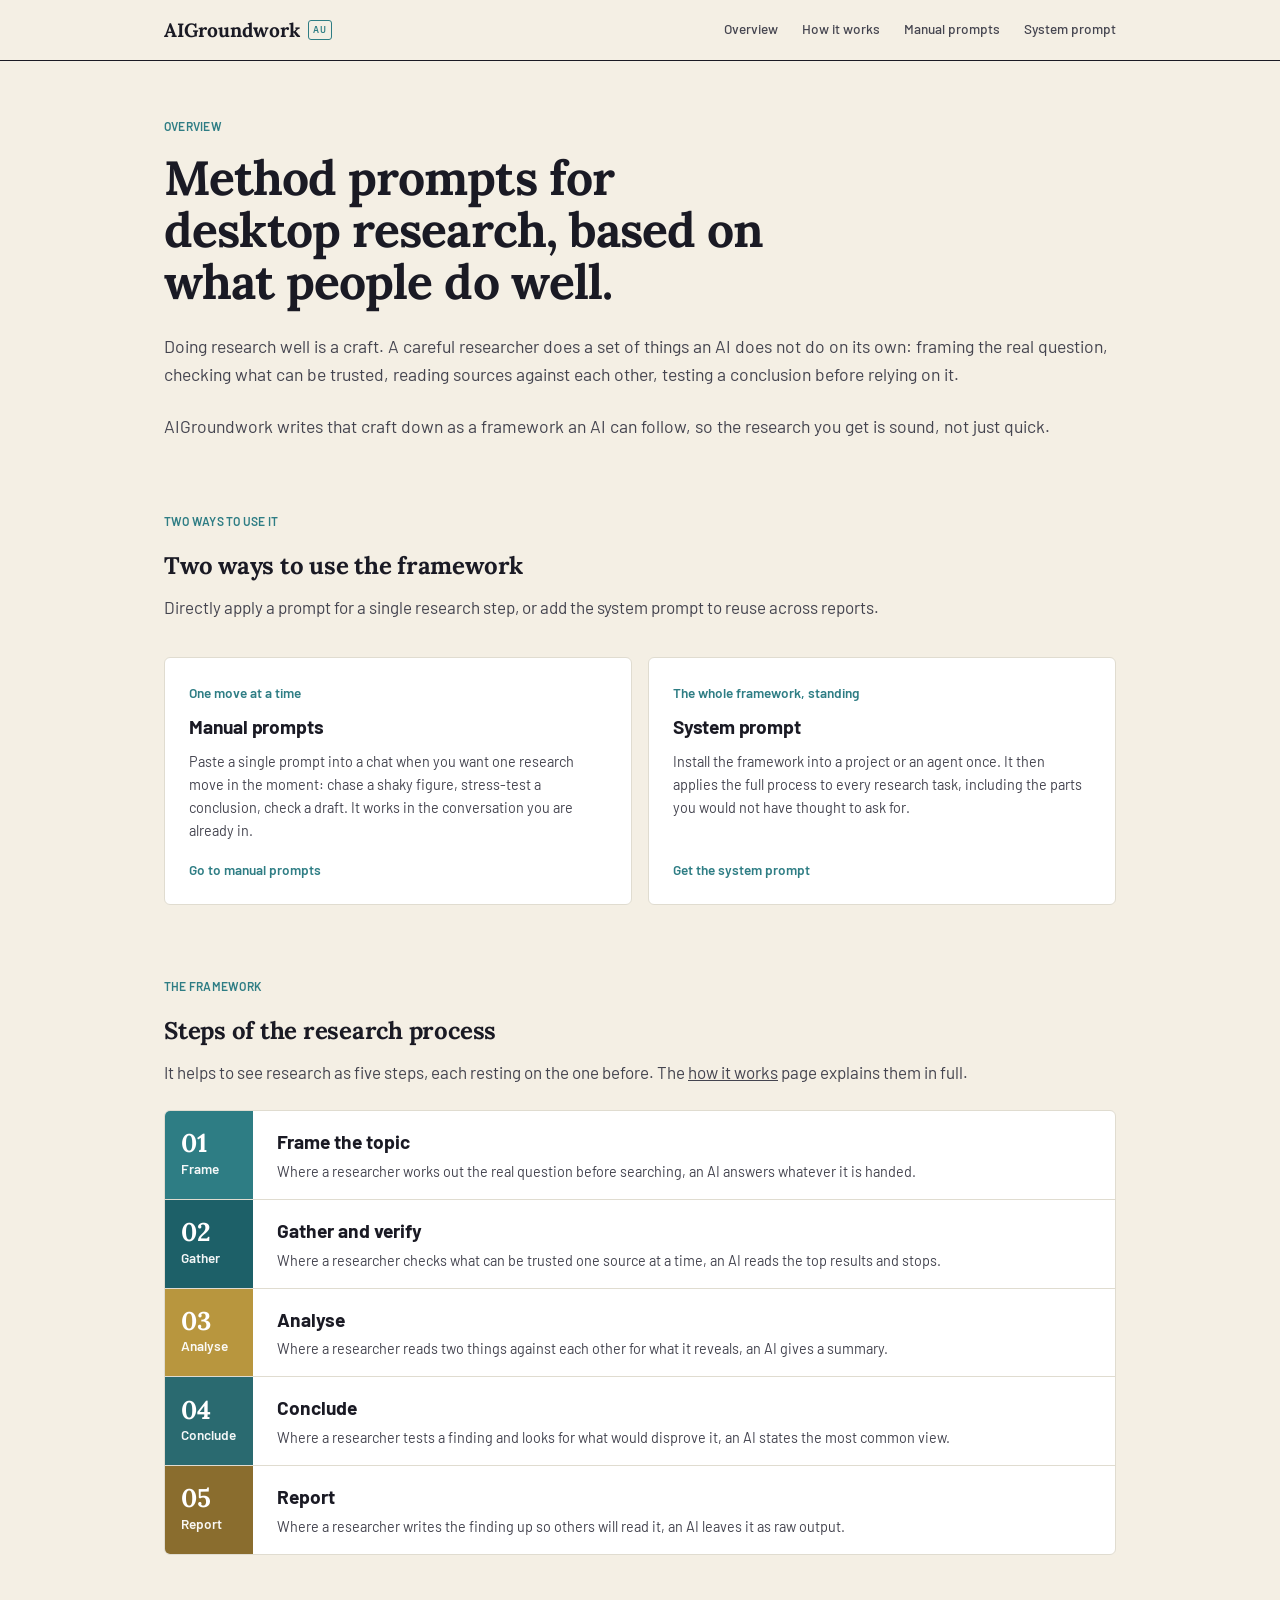
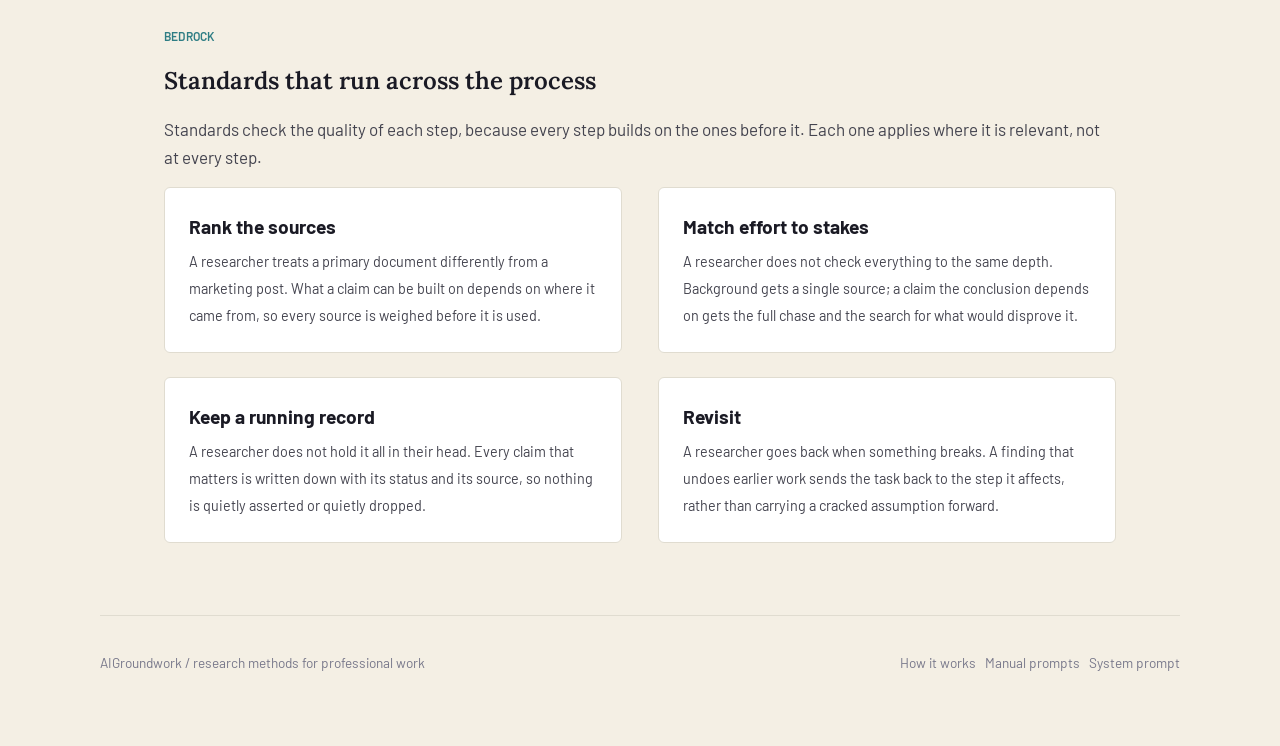
<file: index.html>
<!DOCTYPE html>
<html lang="en">
<head>
<meta charset="utf-8">
<meta name="viewport" content="width=device-width, initial-scale=1">
<title>AIGroundwork: research methods for AI in professional work</title>
<meta name="description" content="The methods people use to research well, built for AI to follow. Use one method-prompt in a chat, or the full method as a system prompt for a project or agent.">
<link rel="stylesheet" href="assets/style.css">
</head>
<body>
<div class="frame">
<header class="masthead">
    <div class="inner">
      <a class="brand" href="index.html">AIGroundwork <span class="datum">AU</span></a>
      <nav class="nav">
        <a href="how-it-works.html">Overview</a>
        <a href="research-practice.html">How it works</a>
        <a href="prompt-library.html">Manual prompts</a>
        <a href="system-prompt.html">System prompt</a>
      </nav>
    </div>
  </header>  <section class="sec hero">
    <span class="tick" style="top:72px">00</span>
    <div class="inner">
      <div class="callout">Overview <span class="ref">/ 00</span></div>
      <h1 class="display">Method prompts for desktop research, based on what people do well.</h1>
      <p class="lead">Doing research well is a craft. A careful researcher does a set of things an AI does not do on its own: framing the real question, checking what can be trusted, reading sources against each other, testing a conclusion before relying on it.</p>
      <p class="lead">AIGroundwork writes that craft down as a framework an AI can follow, so the research you get is sound, not just quick.</p>
    </div>
  </section>

  <section class="sec">
    <span class="tick" style="top:72px">01</span>
    <div class="inner">
      <div class="callout">Two ways to use it <span class="ref">/ same framework</span></div>
      <div class="strata-head"><h2 class="head">Two ways to use the framework</h2>
      <p>Directly apply a prompt for a single research step, or add the system prompt to reuse across reports.</p></div>
      <div class="route" style="grid-template-columns:1fr 1fr">
        <a class="route-card" href="prompt-library.html">
          <div class="route-k">One move at a time</div>
          <h2>Manual prompts</h2>
          <p>Paste a single prompt into a chat when you want one research move in the moment: chase a shaky figure, stress-test a conclusion, check a draft. It works in the conversation you are already in.</p>
          <span class="route-go">Go to manual prompts</span>
        </a>
        <a class="route-card" href="system-prompt.html">
          <div class="route-k">The whole framework, standing</div>
          <h2>System prompt</h2>
          <p>Install the framework into a project or an agent once. It then applies the full process to every research task, including the parts you would not have thought to ask for.</p>
          <span class="route-go">Get the system prompt</span>
        </a>
      </div>
    </div>
  </section>

  <section class="sec">
    <span class="tick" style="top:72px">02</span>
    <div class="inner">
      <div class="callout">The framework <span class="ref">/ five steps</span></div>
      <div class="strata-head">
        <h2 class="head">Steps of the research process</h2>
        <p>It helps to see research as five steps, each resting on the one before. The <a href="research-practice.html" style="color:var(--teal-700);text-decoration:underline">how it works</a> page explains them in full.</p>
      </div>
      <div class="strata">
        <a class="stratum" href="research-practice.html#frame">
          <div class="depth"><span class="n">01</span><span class="lvl">Frame</span></div>
          <div class="stratum-body"><h3>Frame the topic</h3><p>Where a researcher works out the real question before searching, an AI answers whatever it is handed.</p></div>
        </a>
        <a class="stratum" href="research-practice.html#gather">
          <div class="depth"><span class="n">02</span><span class="lvl">Gather</span></div>
          <div class="stratum-body"><h3>Gather and verify</h3><p>Where a researcher checks what can be trusted one source at a time, an AI reads the top results and stops.</p></div>
        </a>
        <a class="stratum" href="research-practice.html#analyse">
          <div class="depth"><span class="n">03</span><span class="lvl">Analyse</span></div>
          <div class="stratum-body"><h3>Analyse</h3><p>Where a researcher reads two things against each other for what it reveals, an AI gives a summary.</p></div>
        </a>
        <a class="stratum" href="research-practice.html#conclude">
          <div class="depth"><span class="n">04</span><span class="lvl">Conclude</span></div>
          <div class="stratum-body"><h3>Conclude</h3><p>Where a researcher tests a finding and looks for what would disprove it, an AI states the most common view.</p></div>
        </a>
        <a class="stratum" href="research-practice.html#report">
          <div class="depth"><span class="n">05</span><span class="lvl">Report</span></div>
          <div class="stratum-body"><h3>Report</h3><p>Where a researcher writes the finding up so others will read it, an AI leaves it as raw output.</p></div>
        </a>
      </div>
    </div>
  </section>

  <section class="sec bedrock">
    <span class="tick" style="top:72px;color:#5CB8B8">03</span>
    <div class="inner">
      <div class="callout">Bedrock <span class="ref">/ holds throughout</span></div>
      <h2>Standards that run across the process</h2>
      <p style="color:var(--ink-soft);margin-bottom:var(--md)">Standards check the quality of each step, because every step builds on the ones before it. Each one applies where it is relevant, not at every step.</p>
      <div class="slab">
        <div class="s"><b>Rank the sources</b><span>A researcher treats a primary document differently from a marketing post. What a claim can be built on depends on where it came from, so every source is weighed before it is used.</span></div>
        <div class="s"><b>Match effort to stakes</b><span>A researcher does not check everything to the same depth. Background gets a single source; a claim the conclusion depends on gets the full chase and the search for what would disprove it.</span></div>
        <div class="s"><b>Keep a running record</b><span>A researcher does not hold it all in their head. Every claim that matters is written down with its status and its source, so nothing is quietly asserted or quietly dropped.</span></div>
        <div class="s"><b>Revisit</b><span>A researcher goes back when something breaks. A finding that undoes earlier work sends the task back to the step it affects, rather than carrying a cracked assumption forward.</span></div>
      </div>
    </div>
  </section>
  <footer class="sec" style="border-bottom:0">
    <div class="inner foot">
      <span>AIGroundwork / research methods for professional work</span>
      <span><a href="research-practice.html">How it works</a> &nbsp; <a href="prompt-library.html">Manual prompts</a> &nbsp; <a href="system-prompt.html">System prompt</a></span>
    </div>
  </footer></div>
<script src="assets/copy.js"></script>
</body>
</html>
</file>
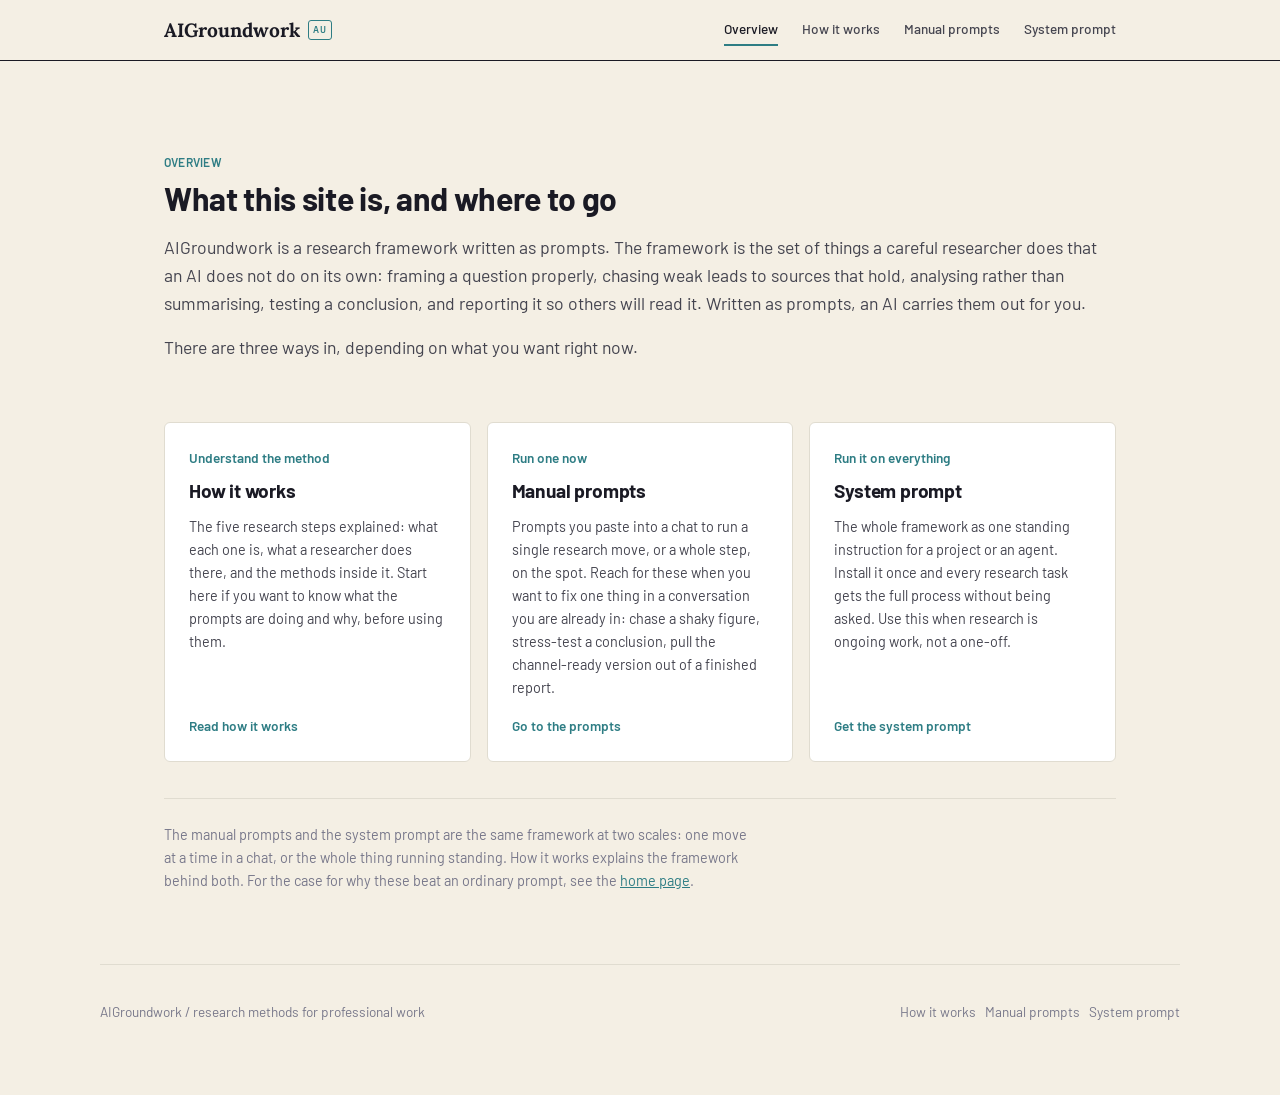
<file: how-it-works.html>
<!DOCTYPE html>
<html lang="en">
<head>
<meta charset="utf-8">
<meta name="viewport" content="width=device-width, initial-scale=1">
<title>Overview: AIGroundwork</title>
<meta name="description" content="What AIGroundwork is, what is on the site, and where to go depending on what you want to do.">
<link rel="stylesheet" href="assets/style.css">
</head>
<body>
<div class="frame">
<header class="masthead">
    <div class="inner">
      <a class="brand" href="index.html">AIGroundwork <span class="datum">AU</span></a>
      <nav class="nav">
        <a href="how-it-works.html" class="active">Overview</a>
        <a href="research-practice.html">How it works</a>
        <a href="prompt-library.html">Manual prompts</a>
        <a href="system-prompt.html">System prompt</a>
      </nav>
    </div>
  </header>  <section class="sec" style="border-bottom:0">
    <div class="inner">
      <div class="pagehead">
        <div class="kicker">Overview</div>
        <h1>What this site is, and where to go</h1>
        <div class="desc">
          <p>AIGroundwork is a research framework written as prompts. The framework is the set of things a careful researcher does that an AI does not do on its own: framing a question properly, chasing weak leads to sources that hold, analysing rather than summarising, testing a conclusion, and reporting it so others will read it. Written as prompts, an AI carries them out for you.</p>
          <p>There are three ways in, depending on what you want right now.</p>
        </div>
      </div>

      <div class="route">
        <a class="route-card" href="how-it-works.html">
          <div class="route-k">Understand the method</div>
          <h2>How it works</h2>
          <p>The five research steps explained: what each one is, what a researcher does there, and the methods inside it. Start here if you want to know what the prompts are doing and why, before using them.</p>
          <span class="route-go">Read how it works</span>
        </a>
        <a class="route-card" href="prompt-library.html">
          <div class="route-k">Run one now</div>
          <h2>Manual prompts</h2>
          <p>Prompts you paste into a chat to run a single research move, or a whole step, on the spot. Reach for these when you want to fix one thing in a conversation you are already in: chase a shaky figure, stress-test a conclusion, pull the channel-ready version out of a finished report.</p>
          <span class="route-go">Go to the prompts</span>
        </a>
        <a class="route-card" href="system-prompt.html">
          <div class="route-k">Run it on everything</div>
          <h2>System prompt</h2>
          <p>The whole framework as one standing instruction for a project or an agent. Install it once and every research task gets the full process without being asked. Use this when research is ongoing work, not a one-off.</p>
          <span class="route-go">Get the system prompt</span>
        </a>
      </div>

      <div class="route-note">
        <p>The manual prompts and the system prompt are the same framework at two scales: one move at a time in a chat, or the whole thing running standing. How it works explains the framework behind both. For the case for why these beat an ordinary prompt, see the <a href="index.html">home page</a>.</p>
      </div>
    </div>
  </section>
  <footer class="sec" style="border-bottom:0">
    <div class="inner foot">
      <span>AIGroundwork / research methods for professional work</span>
      <span><a href="research-practice.html">How it works</a> &nbsp; <a href="prompt-library.html">Manual prompts</a> &nbsp; <a href="system-prompt.html">System prompt</a></span>
    </div>
  </footer></div>
<script src="assets/copy.js"></script>
</body>
</html>
</file>
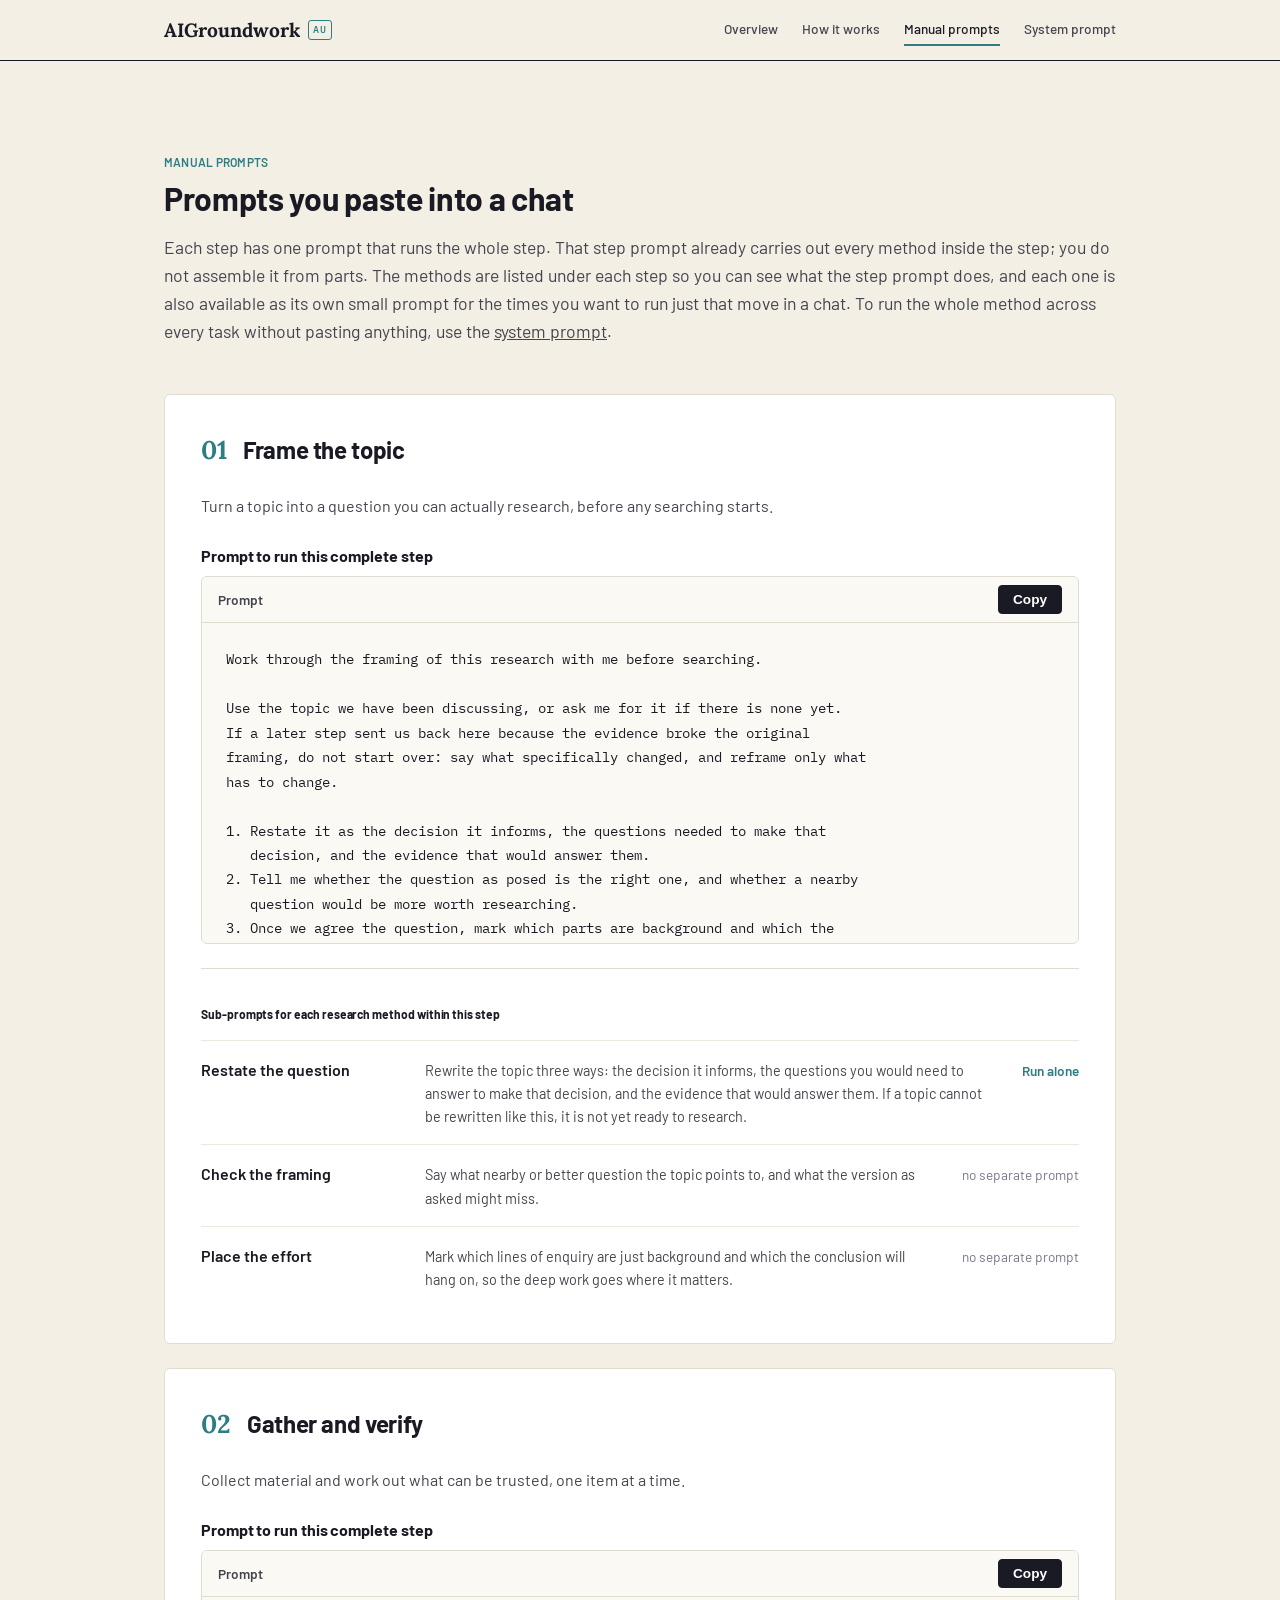
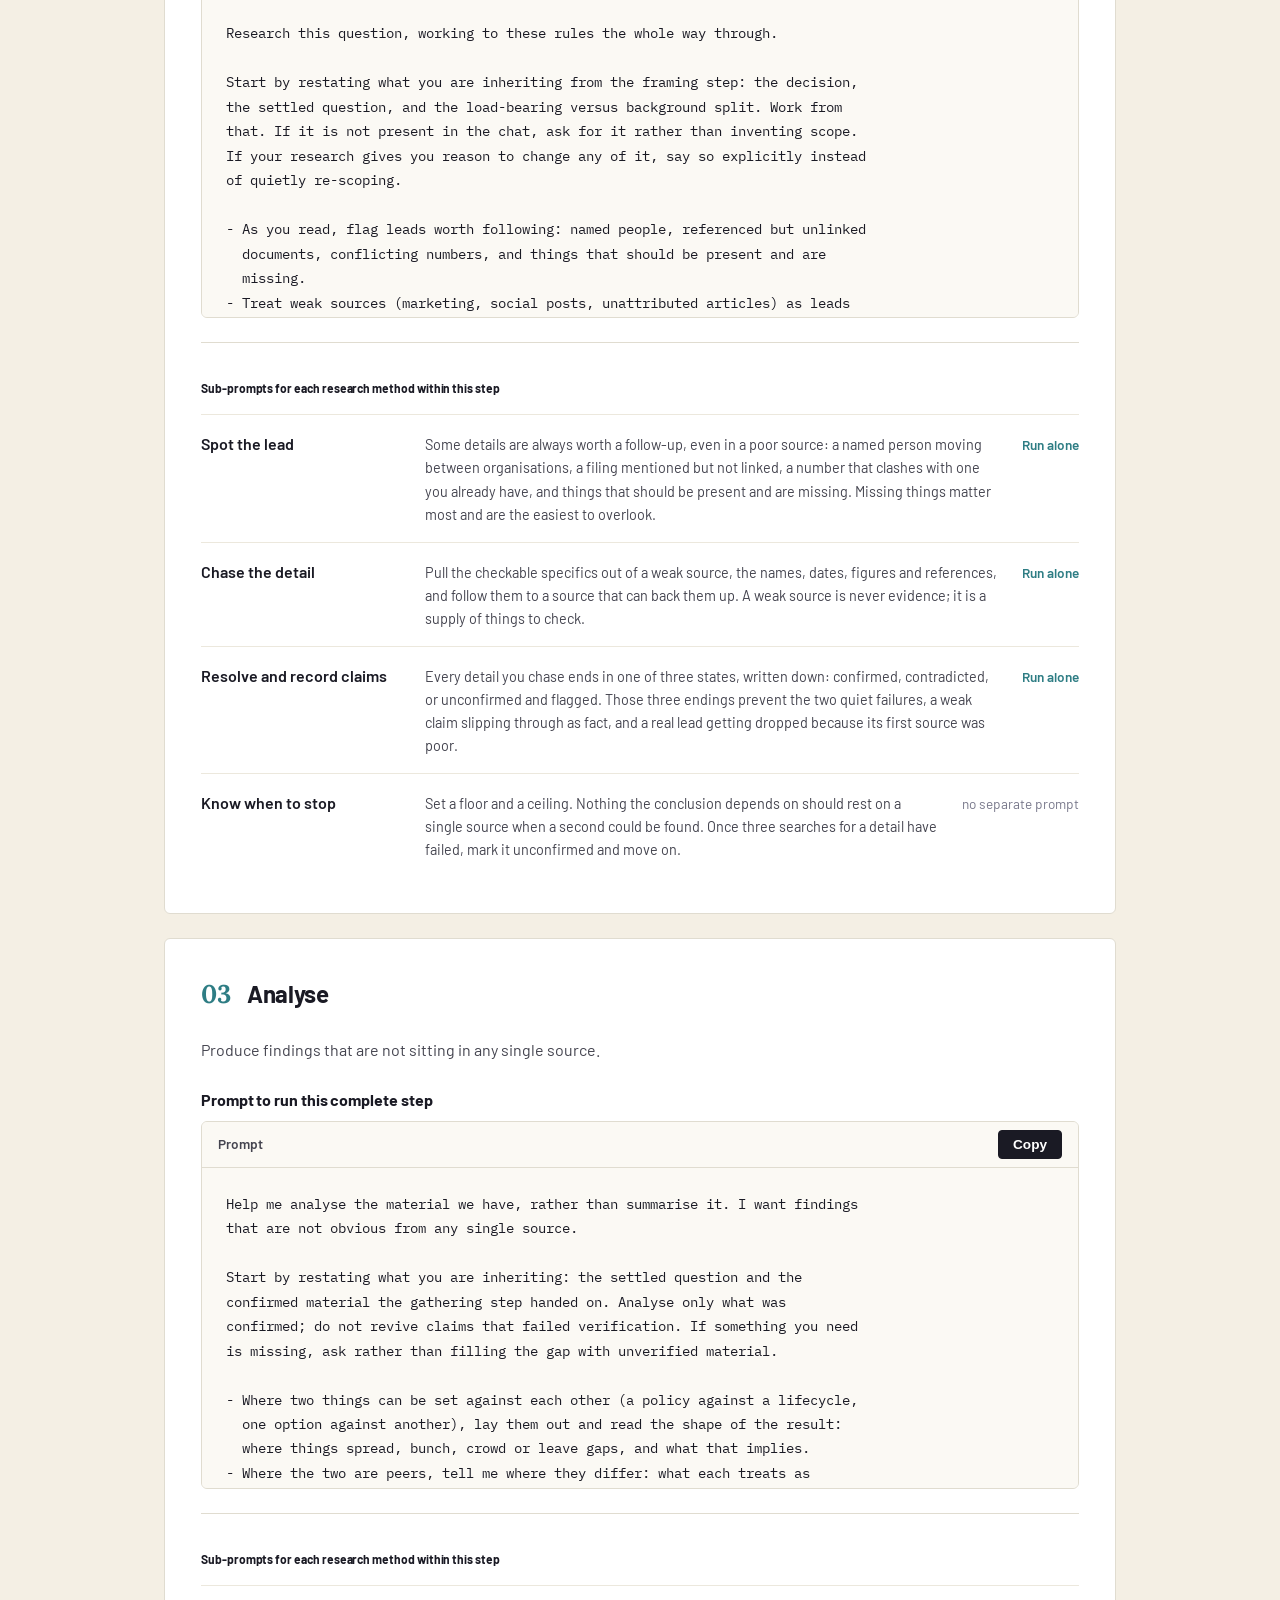
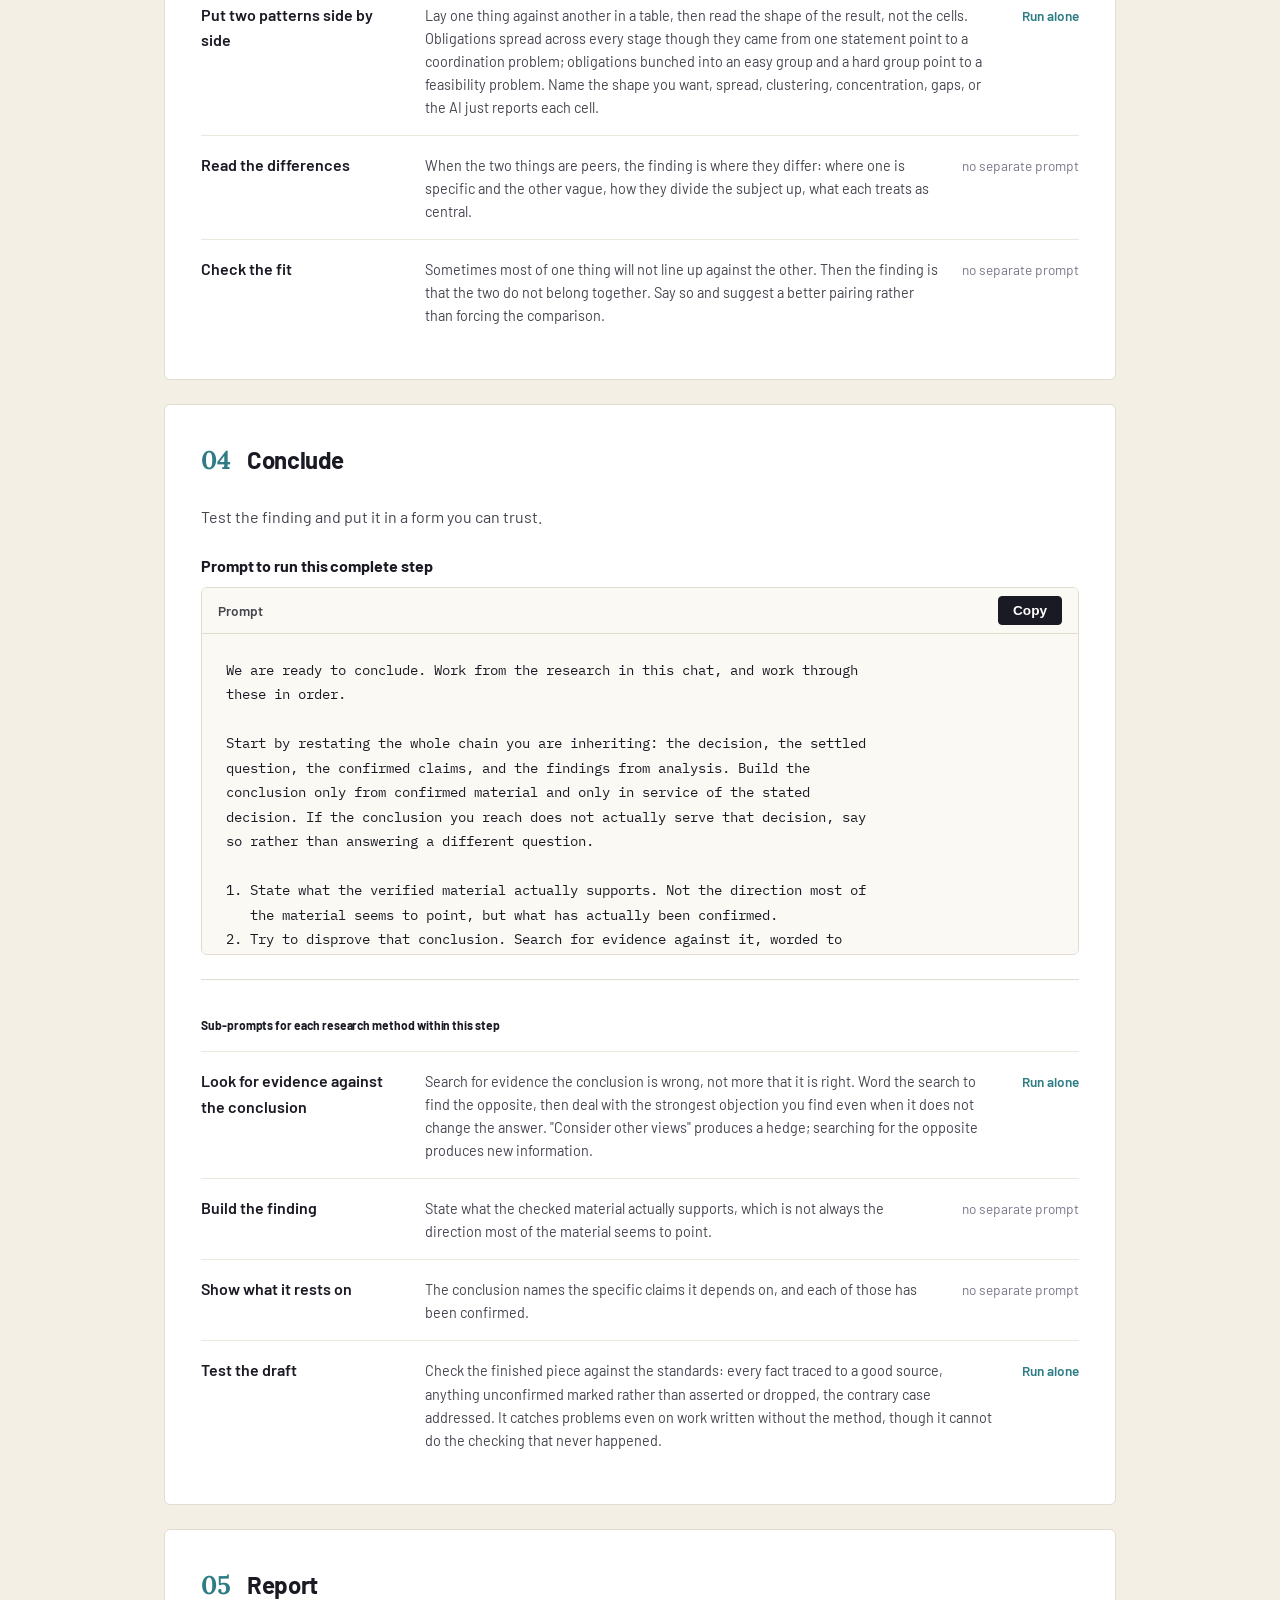
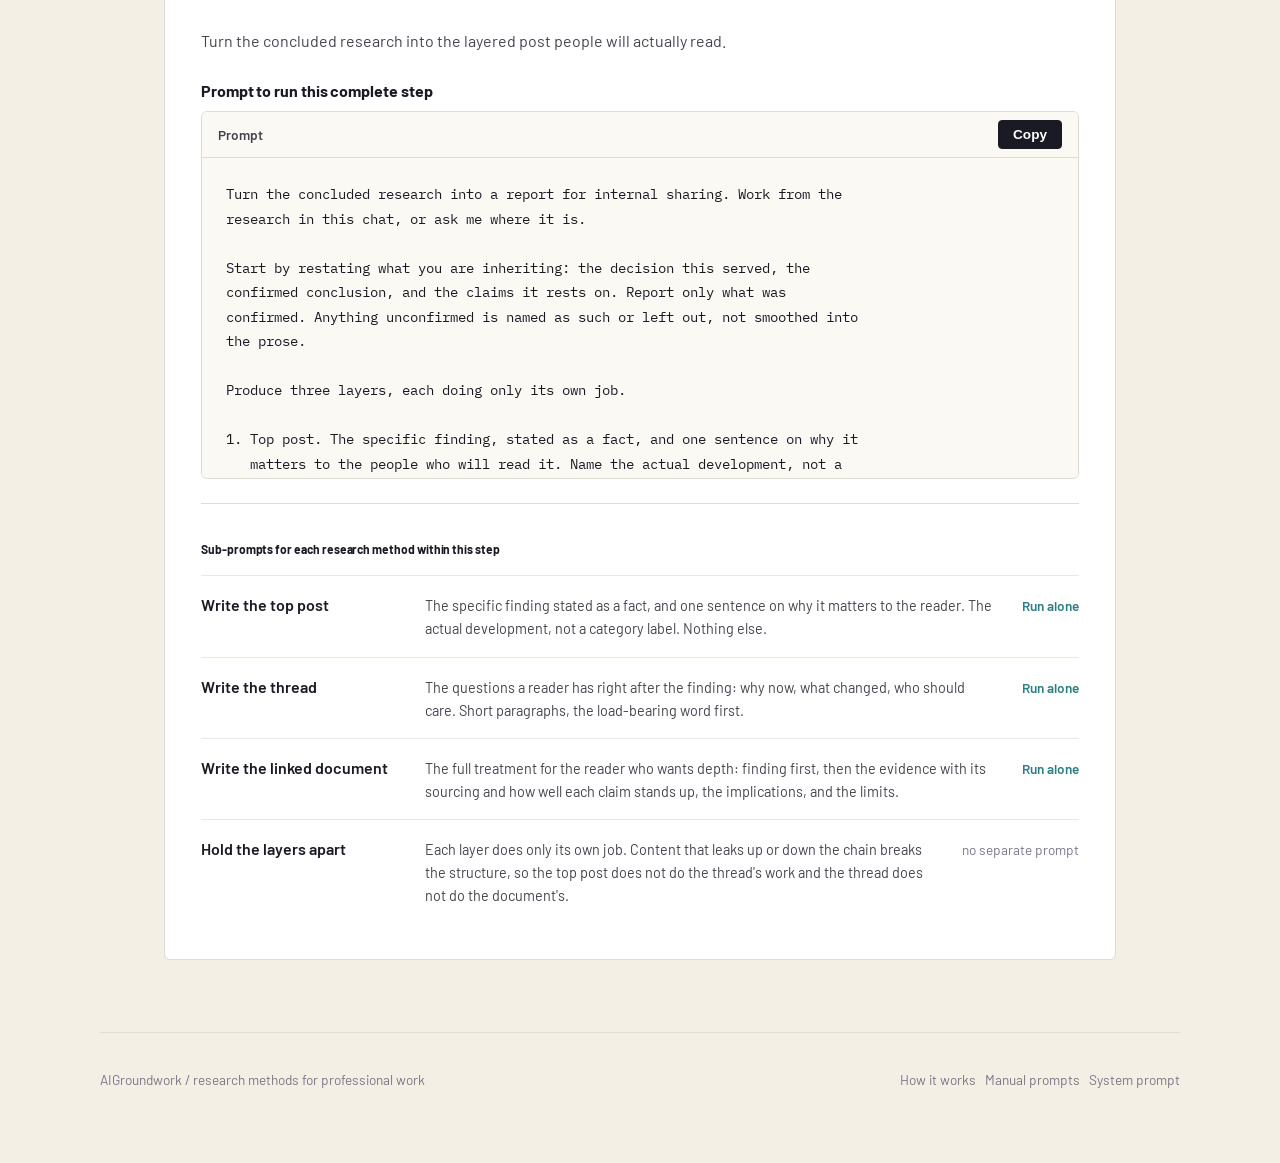
<file: prompt-library.html>
<!DOCTYPE html>
<html lang="en">
<head>
<meta charset="utf-8">
<meta name="viewport" content="width=device-width, initial-scale=1">
<title>Manual prompts: AIGroundwork</title>
<meta name="description" content="The prompts you paste into a chat, organised by research step. Each step prompt runs all of its methods; the methods can also be run one at a time.">
<link rel="stylesheet" href="assets/style.css">
</head>
<body>
<div class="frame">
<header class="masthead">
    <div class="inner">
      <a class="brand" href="index.html">AIGroundwork <span class="datum">AU</span></a>
      <nav class="nav">
        <a href="how-it-works.html">Overview</a>
        <a href="research-practice.html">How it works</a>
        <a href="prompt-library.html" class="active">Manual prompts</a>
        <a href="system-prompt.html">System prompt</a>
      </nav>
    </div>
  </header>  <section class="sec" style="border-bottom:0">
    <div class="inner">
      <div class="pagehead">
        <div class="kicker">Manual prompts</div>
        <h1>Prompts you paste into a chat</h1>
        <div class="desc">
          <p>Each step has one prompt that runs the whole step. That step prompt already carries out every method inside the step; you do not assemble it from parts. The methods are listed under each step so you can see what the step prompt does, and each one is also available as its own small prompt for the times you want to run just that move in a chat. To run the whole method across every task without pasting anything, use the <a href="system-prompt.html" style="color:var(--teal-700);text-decoration:underline">system prompt</a>.</p>
        </div>
      </div>
<div class="lstep inner" id="frame" style="max-width:none"><div class="lstep-top"><span class="ln">01</span><h2>Frame the topic</h2></div><p class="lstep-desc">Turn a topic into a question you can actually research, before any searching starts.</p><div class="step-primary"><div class="step-primary-label">Prompt to run this complete step</div><div class="prompt-wrap">
    <div class="prompt-bar"><span>Prompt</span><button class="copy-btn" data-label="Copy">Copy</button></div>
    <pre class="prompt">Work through the framing of this research with me before searching.

Use the topic we have been discussing, or ask me for it if there is none yet.
If a later step sent us back here because the evidence broke the original
framing, do not start over: say what specifically changed, and reframe only what
has to change.

1. Restate it as the decision it informs, the questions needed to make that
   decision, and the evidence that would answer them.
2. Tell me whether the question as posed is the right one, and whether a nearby
   question would be more worth researching.
3. Once we agree the question, mark which parts are background and which the
   conclusion will depend on, so we know where to go deep.

Wait for me to confirm the framing before moving on. Once I confirm, end your
reply with a short block I can carry into the next step:

  CARRY FORWARD
  Decision this serves: [one line]
  Settled question: [one line]
  Load-bearing (verify hard): [list]
  Background (report but do not rely on): [list]</pre>
  </div></div><div class="contains"><div class="contains-label">Sub-prompts for each research method within this step</div><div class="cmrow"><div class="cmn">Restate the question</div><div class="cmd">Rewrite the topic three ways: the decision it informs, the questions you would need to answer to make that decision, and the evidence that would answer them. If a topic cannot be rewritten like this, it is not yet ready to research.</div><div class="cmlink" data-open="restate-the-question">Run alone</div></div><div class="cmrow"><div class="cmn">Check the framing</div><div class="cmd">Say what nearby or better question the topic points to, and what the version as asked might miss.</div><div class="cmnote">no separate prompt</div></div><div class="cmrow"><div class="cmn">Place the effort</div><div class="cmd">Mark which lines of enquiry are just background and which the conclusion will hang on, so the deep work goes where it matters.</div><div class="cmnote">no separate prompt</div></div></div></div><div class="lstep inner" id="gather" style="max-width:none"><div class="lstep-top"><span class="ln">02</span><h2>Gather and verify</h2></div><p class="lstep-desc">Collect material and work out what can be trusted, one item at a time.</p><div class="step-primary"><div class="step-primary-label">Prompt to run this complete step</div><div class="prompt-wrap">
    <div class="prompt-bar"><span>Prompt</span><button class="copy-btn" data-label="Copy">Copy</button></div>
    <pre class="prompt">Research this question, working to these rules the whole way through.

Start by restating what you are inheriting from the framing step: the decision,
the settled question, and the load-bearing versus background split. Work from
that. If it is not present in the chat, ask for it rather than inventing scope.
If your research gives you reason to change any of it, say so explicitly instead
of quietly re-scoping.

- As you read, flag leads worth following: named people, referenced but unlinked
  documents, conflicting numbers, and things that should be present and are
  missing.
- Treat weak sources (marketing, social posts, unattributed articles) as leads
  only. Take the checkable detail out and confirm it against a primary document,
  official body, peer-reviewed work, or named specialist reporting. Do not
  accept another version of the same weak source repeating the claim as
  confirmation.
- Record every claim that matters in a table: the claim, whether the conclusion
  depends on it, its status, its best source and what kind it is, and what you
  searched.
- Do not rest anything important on a single source when a second could be
  found. After three failed searches for a detail, mark it unconfirmed and move
  on.
- If what you find undoes something the framing assumed, or makes the settled
  question the wrong one to be asking, stop and say so. Recommend going back to
  the framing step rather than researching on against a brief the evidence has
  already broken.

Show me the table as you build it, and tell me what you could not confirm.

End with a short process note:

  PROCESS NOTE
  Inherited: [the decision and load-bearing split you worked from]
  Did with it: [verified which load-bearing claims; what you left as background]
  Drift: [none, or what changed; if it breaks the framing, say to go back to framing]
  Handing on: [the confirmed claims and the still-open ones the next step needs]</pre>
  </div></div><div class="contains"><div class="contains-label">Sub-prompts for each research method within this step</div><div class="cmrow"><div class="cmn">Spot the lead</div><div class="cmd">Some details are always worth a follow-up, even in a poor source: a named person moving between organisations, a filing mentioned but not linked, a number that clashes with one you already have, and things that should be present and are missing. Missing things matter most and are the easiest to overlook.</div><div class="cmlink" data-open="spot-the-lead">Run alone</div></div><div class="cmrow"><div class="cmn">Chase the detail</div><div class="cmd">Pull the checkable specifics out of a weak source, the names, dates, figures and references, and follow them to a source that can back them up. A weak source is never evidence; it is a supply of things to check.</div><div class="cmlink" data-open="chase-the-detail">Run alone</div></div><div class="cmrow"><div class="cmn">Resolve and record claims</div><div class="cmd">Every detail you chase ends in one of three states, written down: confirmed, contradicted, or unconfirmed and flagged. Those three endings prevent the two quiet failures, a weak claim slipping through as fact, and a real lead getting dropped because its first source was poor.</div><div class="cmlink" data-open="resolve-and-record-claims">Run alone</div></div><div class="cmrow"><div class="cmn">Know when to stop</div><div class="cmd">Set a floor and a ceiling. Nothing the conclusion depends on should rest on a single source when a second could be found. Once three searches for a detail have failed, mark it unconfirmed and move on.</div><div class="cmnote">no separate prompt</div></div></div></div><div class="lstep inner" id="analyse" style="max-width:none"><div class="lstep-top"><span class="ln">03</span><h2>Analyse</h2></div><p class="lstep-desc">Produce findings that are not sitting in any single source.</p><div class="step-primary"><div class="step-primary-label">Prompt to run this complete step</div><div class="prompt-wrap">
    <div class="prompt-bar"><span>Prompt</span><button class="copy-btn" data-label="Copy">Copy</button></div>
    <pre class="prompt">Help me analyse the material we have, rather than summarise it. I want findings
that are not obvious from any single source.

Start by restating what you are inheriting: the settled question and the
confirmed material the gathering step handed on. Analyse only what was
confirmed; do not revive claims that failed verification. If something you need
is missing, ask rather than filling the gap with unverified material.

- Where two things can be set against each other (a policy against a lifecycle,
  one option against another), lay them out and read the shape of the result:
  where things spread, bunch, crowd or leave gaps, and what that implies.
- Where the two are peers, tell me where they differ: what each treats as
  central, where one is specific and the other vague.
- If a comparison does not hold together, say so and suggest a better one rather
  than forcing it. If the comparisons keep failing to hold, treat that as a sign
  the question was framed wrongly and recommend returning to the framing step,
  rather than forcing findings out of material that will not support them.

For each finding, tell me what in the material supports it.

End with a short process note:

  PROCESS NOTE
  Inherited: [the question and the confirmed material you worked from]
  Did with it: [what you compared, what shape you read]
  Drift: [none, or what changed; if comparisons will not hold, say to go back to framing]
  Handing on: [the findings the conclusion should be built from]</pre>
  </div></div><div class="contains"><div class="contains-label">Sub-prompts for each research method within this step</div><div class="cmrow"><div class="cmn">Put two patterns side by side</div><div class="cmd">Lay one thing against another in a table, then read the shape of the result, not the cells. Obligations spread across every stage though they came from one statement point to a coordination problem; obligations bunched into an easy group and a hard group point to a feasibility problem. Name the shape you want, spread, clustering, concentration, gaps, or the AI just reports each cell.</div><div class="cmlink" data-open="put-two-patterns-side-by-side">Run alone</div></div><div class="cmrow"><div class="cmn">Read the differences</div><div class="cmd">When the two things are peers, the finding is where they differ: where one is specific and the other vague, how they divide the subject up, what each treats as central.</div><div class="cmnote">no separate prompt</div></div><div class="cmrow"><div class="cmn">Check the fit</div><div class="cmd">Sometimes most of one thing will not line up against the other. Then the finding is that the two do not belong together. Say so and suggest a better pairing rather than forcing the comparison.</div><div class="cmnote">no separate prompt</div></div></div></div><div class="lstep inner" id="conclude" style="max-width:none"><div class="lstep-top"><span class="ln">04</span><h2>Conclude</h2></div><p class="lstep-desc">Test the finding and put it in a form you can trust.</p><div class="step-primary"><div class="step-primary-label">Prompt to run this complete step</div><div class="prompt-wrap">
    <div class="prompt-bar"><span>Prompt</span><button class="copy-btn" data-label="Copy">Copy</button></div>
    <pre class="prompt">We are ready to conclude. Work from the research in this chat, and work through
these in order.

Start by restating the whole chain you are inheriting: the decision, the settled
question, the confirmed claims, and the findings from analysis. Build the
conclusion only from confirmed material and only in service of the stated
decision. If the conclusion you reach does not actually serve that decision, say
so rather than answering a different question.

1. State what the verified material actually supports. Not the direction most of
   the material seems to point, but what has actually been confirmed.
2. Try to disprove that conclusion. Search for evidence against it, worded to
   find the opposite. Address the strongest objection you find.
3. Write the conclusion so it names the specific claims it rests on, each
   confirmed.
4. Check the result: every fact traceable to a good source, anything unconfirmed
   marked as such, the contrary case addressed.
5. If a claim the conclusion needs fails its check, or the contrary evidence
   shifts a claim others were built on, do not conclude over it. Say which
   earlier step has to be reopened (the gathering of that claim, or the framing
   if the whole question is affected) and stop there.

Show me the conclusion and the claims it depends on.

End with a short process note:

  PROCESS NOTE
  Inherited: [the decision, question, and confirmed claims you built from]
  Did with it: [how the conclusion follows from them]
  Drift: [none, or where it departs; if a claim failed, say which step to reopen]
  Rests on: [the specific confirmed claims the conclusion depends on]</pre>
  </div></div><div class="contains"><div class="contains-label">Sub-prompts for each research method within this step</div><div class="cmrow"><div class="cmn">Look for evidence against the conclusion</div><div class="cmd">Search for evidence the conclusion is wrong, not more that it is right. Word the search to find the opposite, then deal with the strongest objection you find even when it does not change the answer. &quot;Consider other views&quot; produces a hedge; searching for the opposite produces new information.</div><div class="cmlink" data-open="look-for-evidence-against-the-conclusion">Run alone</div></div><div class="cmrow"><div class="cmn">Build the finding</div><div class="cmd">State what the checked material actually supports, which is not always the direction most of the material seems to point.</div><div class="cmnote">no separate prompt</div></div><div class="cmrow"><div class="cmn">Show what it rests on</div><div class="cmd">The conclusion names the specific claims it depends on, and each of those has been confirmed.</div><div class="cmnote">no separate prompt</div></div><div class="cmrow"><div class="cmn">Test the draft</div><div class="cmd">Check the finished piece against the standards: every fact traced to a good source, anything unconfirmed marked rather than asserted or dropped, the contrary case addressed. It catches problems even on work written without the method, though it cannot do the checking that never happened.</div><div class="cmlink" data-open="test-the-draft">Run alone</div></div></div></div><div class="lstep inner" id="report" style="max-width:none"><div class="lstep-top"><span class="ln">05</span><h2>Report</h2></div><p class="lstep-desc">Turn the concluded research into the layered post people will actually read.</p><div class="step-primary"><div class="step-primary-label">Prompt to run this complete step</div><div class="prompt-wrap">
    <div class="prompt-bar"><span>Prompt</span><button class="copy-btn" data-label="Copy">Copy</button></div>
    <pre class="prompt">Turn the concluded research into a report for internal sharing. Work from the
research in this chat, or ask me where it is.

Start by restating what you are inheriting: the decision this served, the
confirmed conclusion, and the claims it rests on. Report only what was
confirmed. Anything unconfirmed is named as such or left out, not smoothed into
the prose.

Produce three layers, each doing only its own job.

1. Top post. The specific finding, stated as a fact, and one sentence on why it
   matters to the people who will read it. Name the actual development, not a
   category. Nothing else goes here.
2. Thread. The questions a reader has right after the finding: why now, what has
   actually changed, who should care, and any flag. Short paragraphs, the
   load-bearing word first. One comparison or piece of context if it earns its
   place. Do not walk through the source material in order.
3. Linked document. The full treatment, for the reader who wants depth: the
   finding stated first, then the evidence with its sourcing and how well each
   claim is stood up, the second-order implications, and the limits. Front-load
   the conclusion within each section rather than building up to it.

Keep the finding the same across all three layers; the layers differ in depth,
not in what they claim. State the conclusion first, never buried in a closing
line. Plain declarative sentences.

End with a short process note:

  PROCESS NOTE
  Inherited: [the decision, conclusion, and confirmed claims you reported from]
  Did with it: [how the finding is carried across the three layers]
  Drift: [none, or where the report departs from the conclusion and why]
  Rests on: [the confirmed claims the report presents as fact]</pre>
  </div></div><div class="contains"><div class="contains-label">Sub-prompts for each research method within this step</div><div class="cmrow"><div class="cmn">Write the top post</div><div class="cmd">The specific finding stated as a fact, and one sentence on why it matters to the reader. The actual development, not a category label. Nothing else.</div><div class="cmlink" data-open="write-the-top-post">Run alone</div></div><div class="cmrow"><div class="cmn">Write the thread</div><div class="cmd">The questions a reader has right after the finding: why now, what changed, who should care. Short paragraphs, the load-bearing word first.</div><div class="cmlink" data-open="write-the-thread">Run alone</div></div><div class="cmrow"><div class="cmn">Write the linked document</div><div class="cmd">The full treatment for the reader who wants depth: finding first, then the evidence with its sourcing and how well each claim stands up, the implications, and the limits.</div><div class="cmlink" data-open="write-the-linked-document">Run alone</div></div><div class="cmrow"><div class="cmn">Hold the layers apart</div><div class="cmd">Each layer does only its own job. Content that leaks up or down the chain breaks the structure, so the top post does not do the thread&#x27;s work and the thread does not do the document&#x27;s.</div><div class="cmnote">no separate prompt</div></div></div></div></div></section><div class="modal-bg" id="modal-bg"><div class="modal" data-modal="restate-the-question" style="display:none"><div class="modal-top"><div><div class="mk">Run just this method / Frame</div><h3>Restate the question</h3></div><button class="modal-close" aria-label="Close">&times;</button></div><div class="modal-body"><div class="modal-facets"><div><div class="fk">What it does</div><div class="fv">Turns a loose topic into a question you can actually research.</div></div><div><div class="fk">What it replicates</div><div class="fv">A researcher rarely takes a topic at face value. They work out what decision it serves and what a useful answer would look like, and often find the real question sits just to one side of the one they were handed.</div></div><div><div class="fk">When to use it</div><div class="fv">At the start of a piece of work, or partway through when you realise the question was never properly pinned down.</div></div></div><div class="prompt-wrap">
    <div class="prompt-bar"><span>Prompt</span><button class="copy-btn" data-label="Copy">Copy</button></div>
    <pre class="prompt">Help me turn what I am researching into a properly researchable question.

If we have already been discussing a topic in this chat, work from that. If not,
ask me for the topic.

Restate it as three things:
1. The decision this research is meant to inform.
2. The questions that would have to be answered to make that decision.
3. The kind of evidence that would answer each of those questions.

If it cannot be restated this way, tell me why and suggest a version that can.
Also tell me if there is a nearby question that looks more worth researching
than the one on the table, and why.

Wait for me to confirm the question before searching.</pre>
  </div></div></div><div class="modal" data-modal="spot-the-lead" style="display:none"><div class="modal-top"><div><div class="mk">Run just this method / Gather</div><h3>Spot the lead</h3></div><button class="modal-close" aria-label="Close">&times;</button></div><div class="modal-body"><div class="modal-facets"><div><div class="fk">What it does</div><div class="fv">Points out the details worth following up, including the ones that are easy to miss.</div></div><div><div class="fk">What it replicates</div><div class="fv">An experienced researcher notices things a casual reader skims past: a name, a referenced-but-unlinked document, a number that does not match another, or something that should be present and simply is not.</div></div><div><div class="fk">When to use it</div><div class="fv">On material already in the chat, or new material you are about to bring in.</div></div></div><div class="prompt-wrap">
    <div class="prompt-bar"><span>Prompt</span><button class="copy-btn" data-label="Copy">Copy</button></div>
    <pre class="prompt">Look at the material for leads, the way a researcher would rather than a
summariser.

Use whatever material is already in this chat. If there is none, or you want me
to point at something specific, ask.

Point out every detail worth following up, including:
- a named person, especially one moving between roles or organisations
- a document, filing or study referred to but not linked or quoted
- a number that conflicts with another one here or with something well known
- anything that should be present given the subject and is missing

For each lead, say what it is and what following it up might tell me. Do not
summarise. I only want the leads.</pre>
  </div></div></div><div class="modal" data-modal="chase-the-detail" style="display:none"><div class="modal-top"><div><div class="mk">Run just this method / Gather</div><h3>Chase the detail</h3></div><button class="modal-close" aria-label="Close">&times;</button></div><div class="modal-body"><div class="modal-facets"><div><div class="fk">What it does</div><div class="fv">Takes a specific claim from a weak source and tries to confirm it against a source that can actually stand behind it.</div></div><div><div class="fk">What it replicates</div><div class="fv">Treating a poor source as a lead rather than evidence. You do not cite the blog; you take the checkable fact out of it and find where it can be verified.</div></div><div><div class="fk">When to use it</div><div class="fv">Whenever something matters and its only source so far is weak.</div></div></div><div class="prompt-wrap">
    <div class="prompt-bar"><span>Prompt</span><button class="copy-btn" data-label="Copy">Copy</button></div>
    <pre class="prompt">There is a detail here that needs verifying against a better source.

If it is clear from our chat which detail I mean, work with that. If not, ask me
which one, and where I saw it.

Treat the current source as a lead, not as evidence. Find a source that can
actually support the detail: a primary document, an official body, a
peer-reviewed source, or named specialist reporting. Search for the detail
itself, not the general topic.

Tell me one of three things:
- Confirmed, with the source and what kind of source it is.
- Contradicted, with the source.
- Could not confirm it after a genuine attempt.

Do not settle for another version of the same weak source repeating the claim.</pre>
  </div></div></div><div class="modal" data-modal="resolve-and-record-claims" style="display:none"><div class="modal-top"><div><div class="mk">Run just this method / Gather</div><h3>Resolve and record claims</h3></div><button class="modal-close" aria-label="Close">&times;</button></div><div class="modal-body"><div class="modal-facets"><div><div class="fk">What it does</div><div class="fv">Keeps a running record of every claim that matters, its status, and its source, so nothing is silently asserted or silently dropped.</div></div><div><div class="fk">What it replicates</div><div class="fv">Tracking what you have actually established versus what you are still carrying on trust. It is the difference between a finding you can defend and one you hope holds up.</div></div><div><div class="fk">When to use it</div><div class="fv">At any point in a research task. If you start it partway through, it will build the record from what has been discussed so far.</div></div></div><div class="prompt-wrap">
    <div class="prompt-bar"><span>Prompt</span><button class="copy-btn" data-label="Copy">Copy</button></div>
    <pre class="prompt">Keep a running record of every claim that matters to the conclusion.

Start from the claims already raised in this chat, then keep it updated as we go.
Present it as a table with these columns:
- Claim
- Does the conclusion depend on it? (yes / no)
- Status (confirmed / contradicted / unconfirmed)
- Best source so far, and what kind of source it is
- What was searched

When we reach conclusions, state as fact only the claims marked confirmed.
Anything unconfirmed must be flagged as such in the write-up, not stated plainly
and not left out.</pre>
  </div></div></div><div class="modal" data-modal="put-two-patterns-side-by-side" style="display:none"><div class="modal-top"><div><div class="mk">Run just this method / Analyse</div><h3>Put two patterns side by side</h3></div><button class="modal-close" aria-label="Close">&times;</button></div><div class="modal-body"><div class="modal-facets"><div><div class="fk">What it does</div><div class="fv">Lays two things against each other and reads the shape of the result, rather than just filling in cells.</div></div><div><div class="fk">What it replicates</div><div class="fv">A core analytical move. You learn something from a policy by setting it against a lifecycle, or from one product by setting it against another, that you cannot see by reading either alone. The insight is in the pattern that emerges.</div></div><div><div class="fk">When to use it</div><div class="fv">When you have two structured things and suspect the relationship between them will tell you something.</div></div></div><div class="prompt-wrap">
    <div class="prompt-bar"><span>Prompt</span><button class="copy-btn" data-label="Copy">Copy</button></div>
    <pre class="prompt">Put two things side by side and tell me what the comparison reveals.

If it is clear from our chat what the two things are, use them. If only one is
clear, suggest a good thing to set it against. If neither is, ask me.

Lay them out in a table. Then, and this is the important part, read the shape of
the result rather than describing each cell. Tell me:
- where the elements spread out evenly, and where they bunch together
- where one side is crowded and the other is empty
- what those patterns imply

If most of one will not line up against the other, do not force it. Tell me they
do not fit well together, and suggest a better pairing.</pre>
  </div></div></div><div class="modal" data-modal="look-for-evidence-against-the-conclusion" style="display:none"><div class="modal-top"><div><div class="mk">Run just this method / Conclude</div><h3>Look for evidence against the conclusion</h3></div><button class="modal-close" aria-label="Close">&times;</button></div><div class="modal-body"><div class="modal-facets"><div><div class="fk">What it does</div><div class="fv">Once there is a conclusion, actively searches for evidence that it is wrong and deals with the strongest thing it finds.</div></div><div><div class="fk">What it replicates</div><div class="fv">The habit that most separates careful researchers from confident ones: trying to break your own conclusion before relying on it. Ordinary searching finds more of what you already believe. This deliberately looks the other way.</div></div><div><div class="fk">When to use it</div><div class="fv">After reaching any conclusion that will inform a decision, and before writing it up as settled.</div></div></div><div class="prompt-wrap">
    <div class="prompt-bar"><span>Prompt</span><button class="copy-btn" data-label="Copy">Copy</button></div>
    <pre class="prompt">Take the conclusion we have reached and try to disprove it.

Use the conclusion from our chat. If it is not clear which one I mean, ask.

Search for evidence that it is wrong, not more evidence that it is right. Word
the searches to find the opposite: if the conclusion is that something works,
search for reports of it failing, criticism of it, or cases where it was
overstated.

Then take the strongest thing you find and address it directly. If it changes
the conclusion, say how. If it does not, explain why. Do not give me a vague
&amp;quot;there are other views&amp;quot; hedge. I want the strongest actual objection and a real
response to it.</pre>
  </div></div></div><div class="modal" data-modal="test-the-draft" style="display:none"><div class="modal-top"><div><div class="mk">Run just this method / Conclude</div><h3>Test the draft</h3></div><button class="modal-close" aria-label="Close">&times;</button></div><div class="modal-body"><div class="modal-facets"><div><div class="fk">What it does</div><div class="fv">Checks a finished piece of research against the standards and reports where it falls short.</div></div><div><div class="fk">What it replicates</div><div class="fv">The final read-through a careful researcher gives their own work, looking for claims that outran their evidence.</div></div><div><div class="fk">When to use it</div><div class="fv">On a finished draft, including one written without any of these steps. It catches problems, though it cannot go back and do checking that never happened.</div></div></div><div class="prompt-wrap">
    <div class="prompt-bar"><span>Prompt</span><button class="copy-btn" data-label="Copy">Copy</button></div>
    <pre class="prompt">Check the draft against these standards and report every place it falls short.

Use the draft already in this chat. If there is none, ask me for it. Do not
rewrite it; just tell me what fails and where.

- Every stated fact traces to a source good enough to support it (a primary
  document, official body, peer-reviewed work, or named specialist reporting).
- Anything not confirmed is marked as unconfirmed, not stated as fact and not
  quietly left out.
- The conclusion names the specific claims it rests on, and each is confirmed.
- The strongest case against the conclusion is addressed, not avoided.

For each failure, quote the sentence and say which standard it misses.</pre>
  </div></div></div><div class="modal" data-modal="write-the-top-post" style="display:none"><div class="modal-top"><div><div class="mk">Run just this method / Report</div><h3>Write the top post</h3></div><button class="modal-close" aria-label="Close">&times;</button></div><div class="modal-body"><div class="modal-facets"><div><div class="fk">What it does</div><div class="fv">Produces just the top post layer from a finished report or conclusion: the finding and why it matters.</div></div><div><div class="fk">What it replicates</div><div class="fv">The judgment of stating the single most relevant fact plainly and its relevance to the reader, resisting the urge to add context that belongs a layer down.</div></div><div><div class="fk">When to use it</div><div class="fv">When you have a report or conclusion you are happy with and want the one-glance version for a channel.</div></div></div><div class="prompt-wrap">
    <div class="prompt-bar"><span>Prompt</span><button class="copy-btn" data-label="Copy">Copy</button></div>
    <pre class="prompt">Write the top post for this research, for an internal channel.

Use the report or conclusion already in this chat. If there is none, ask me for
it.

Two sentences. First, the specific finding stated as a fact, naming the actual
development rather than a category. Second, why it matters to the people who
will read it. Nothing else: no context, no detail, no third sentence. That is
the thread&amp;#x27;s job.</pre>
  </div></div></div><div class="modal" data-modal="write-the-thread" style="display:none"><div class="modal-top"><div><div class="mk">Run just this method / Report</div><h3>Write the thread</h3></div><button class="modal-close" aria-label="Close">&times;</button></div><div class="modal-body"><div class="modal-facets"><div><div class="fk">What it does</div><div class="fv">Produces just the thread layer: the questions a reader has right after the finding.</div></div><div><div class="fk">What it replicates</div><div class="fv">Knowing which two or three questions a reader actually has next, and answering them without retelling the whole thing.</div></div><div><div class="fk">When to use it</div><div class="fv">When you have the finding settled and want the middle layer that earns the click to the full document.</div></div></div><div class="prompt-wrap">
    <div class="prompt-bar"><span>Prompt</span><button class="copy-btn" data-label="Copy">Copy</button></div>
    <pre class="prompt">Write the thread for this research, the layer under the top post.

Use the report or conclusion already in this chat. If there is none, ask me for
it.

Answer the questions a reader has right after the finding: why now, what has
actually changed, and who should care. Short paragraphs, the load-bearing word
first in each. One comparison or piece of context if it earns its place. Do not
walk through the source material in order, and do not restate the top post or
pull in the full document&amp;#x27;s depth.</pre>
  </div></div></div><div class="modal" data-modal="write-the-linked-document" style="display:none"><div class="modal-top"><div><div class="mk">Run just this method / Report</div><h3>Write the linked document</h3></div><button class="modal-close" aria-label="Close">&times;</button></div><div class="modal-body"><div class="modal-facets"><div><div class="fk">What it does</div><div class="fv">Produces just the full document layer: the depth, sourcing and limits for the reader who wants all of it.</div></div><div><div class="fk">What it replicates</div><div class="fv">Writing the full account for an engaged reader, conclusion first, with the evidence and its limits laid out honestly.</div></div><div><div class="fk">When to use it</div><div class="fv">When you want the depth layer written up on its own, for a wiki page or a longer document.</div></div></div><div class="prompt-wrap">
    <div class="prompt-bar"><span>Prompt</span><button class="copy-btn" data-label="Copy">Copy</button></div>
    <pre class="prompt">Write the full document for this research, the layer people reach when they want
depth.

Use the report or conclusion already in this chat. If there is none, ask me for
it.

Lead with the finding, then give the evidence with its sourcing and how well
each claim is stood up, the second-order implications, and the limits and what
was not confirmed. Front-load the conclusion within each section rather than
building up to it. Plain declarative prose. Report only what was confirmed;
anything unconfirmed is named as such.</pre>
  </div></div></div></div>  <footer class="sec" style="border-bottom:0">
    <div class="inner foot">
      <span>AIGroundwork / research methods for professional work</span>
      <span><a href="research-practice.html">How it works</a> &nbsp; <a href="prompt-library.html">Manual prompts</a> &nbsp; <a href="system-prompt.html">System prompt</a></span>
    </div>
  </footer></div>
<script src="assets/copy.js"></script>
<script>
document.addEventListener('click',function(e){var row=e.target.closest('[data-open]');if(row){var id=row.getAttribute('data-open');document.querySelectorAll('.modal[data-modal]').forEach(function(m){m.style.display=m.getAttribute('data-modal')===id?'block':'none';});document.getElementById('modal-bg').classList.add('open');document.body.style.overflow='hidden';}if(e.target.closest('.modal-close')||e.target.id==='modal-bg'){document.getElementById('modal-bg').classList.remove('open');document.body.style.overflow='';}});document.addEventListener('keydown',function(e){if(e.key==='Escape'){document.getElementById('modal-bg').classList.remove('open');document.body.style.overflow='';}});
</script>
</body>
</html>
</file>
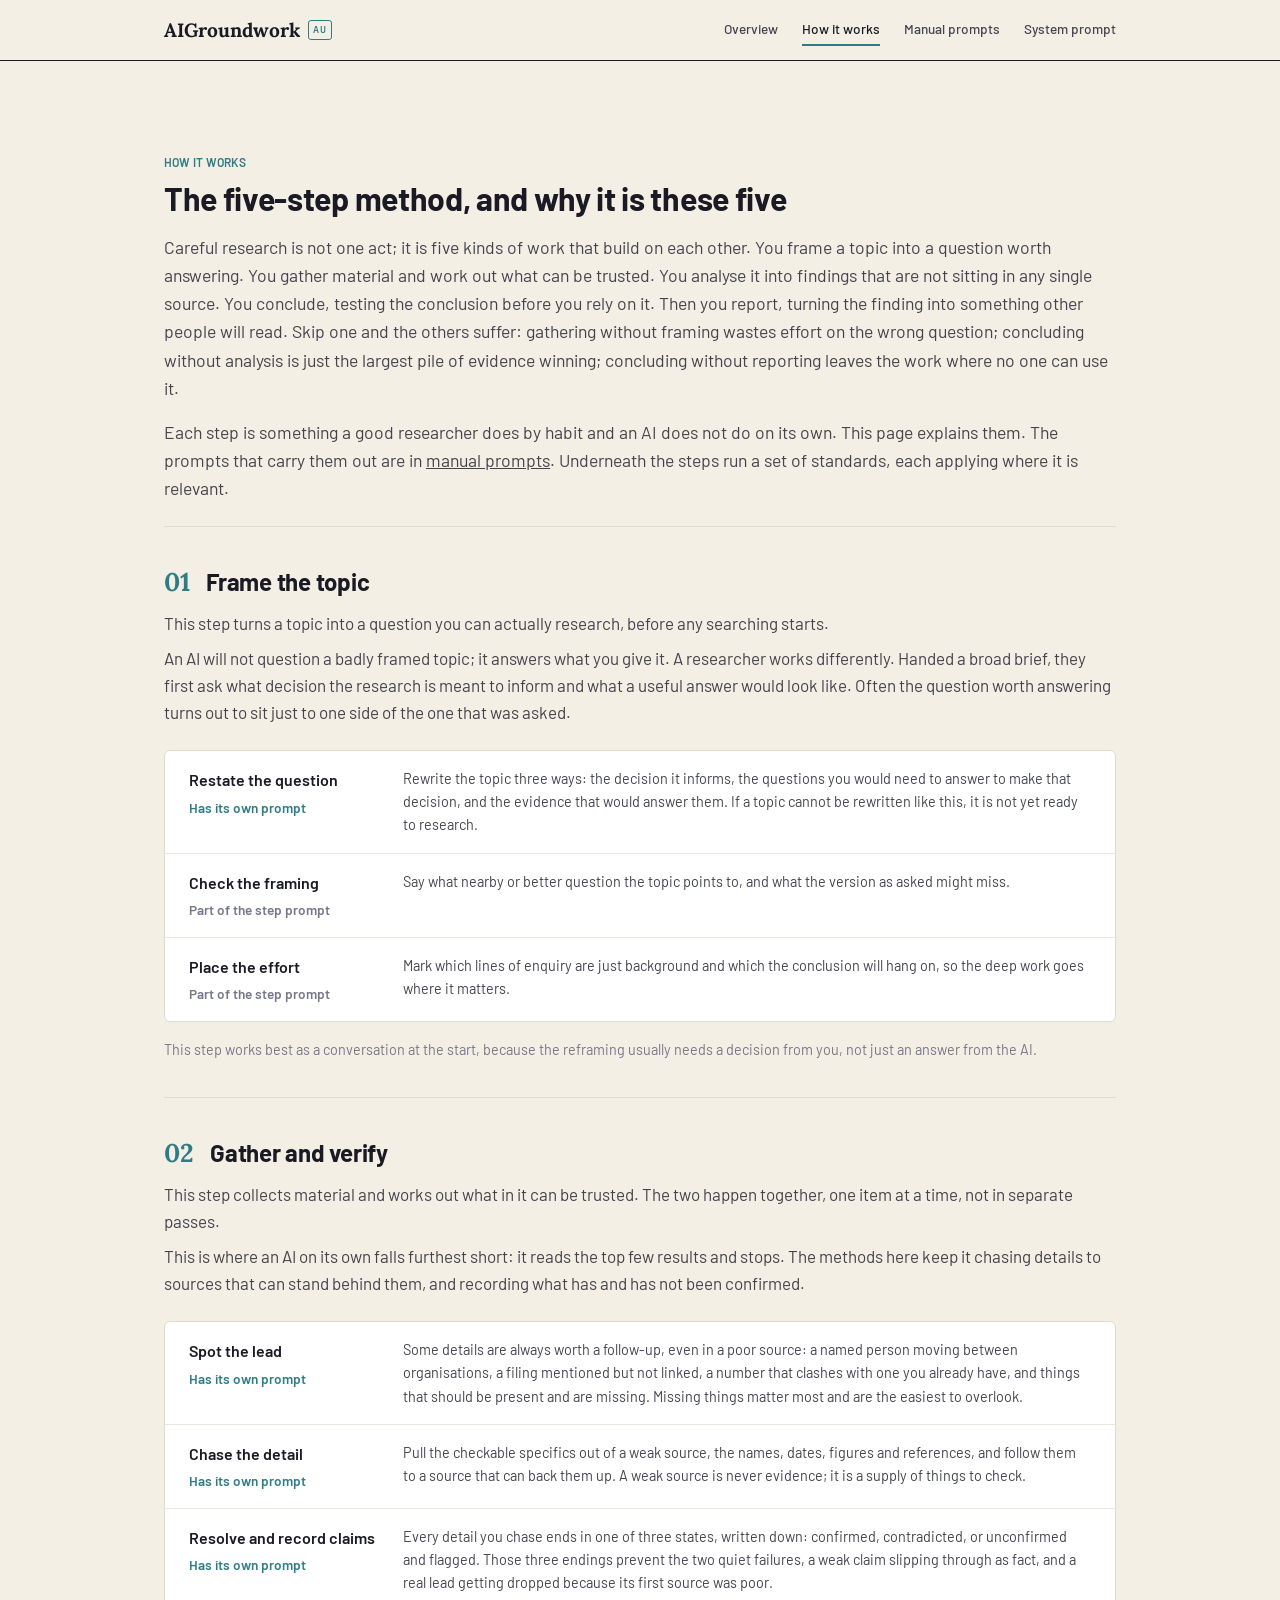
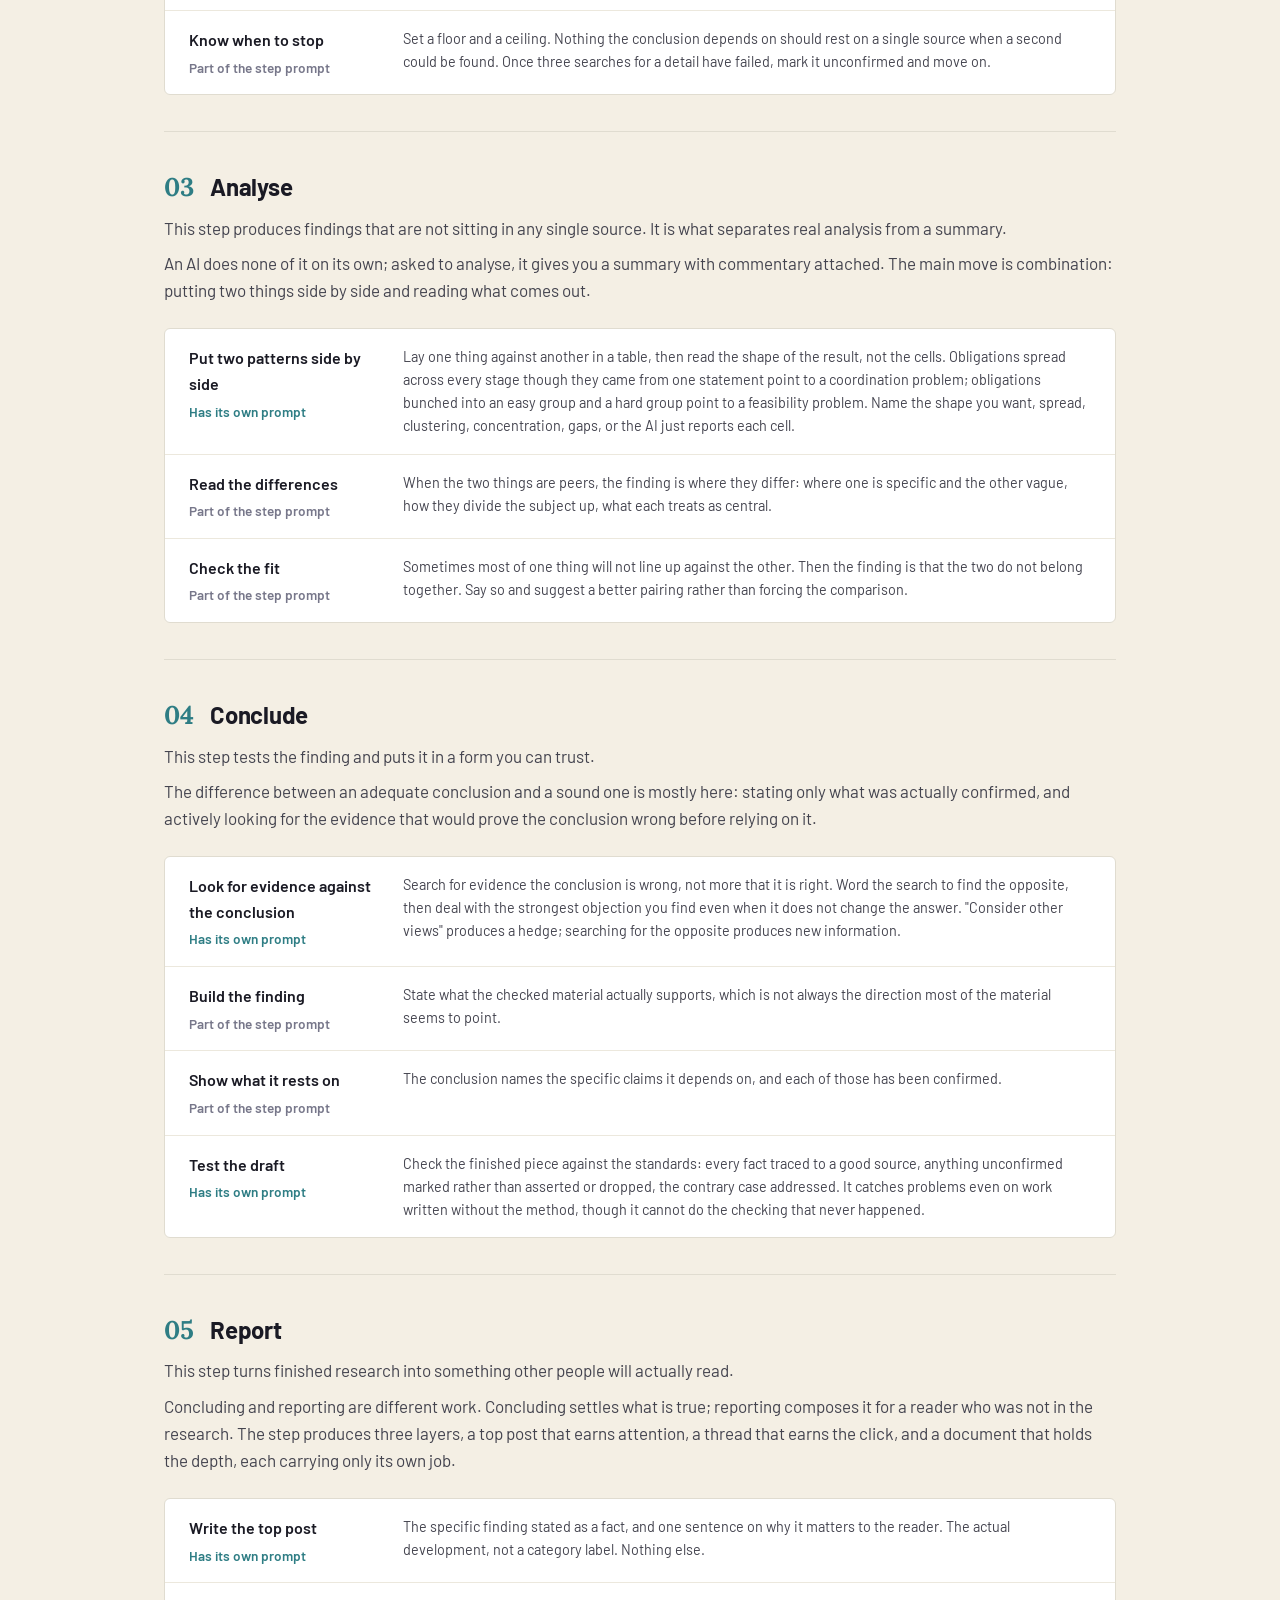
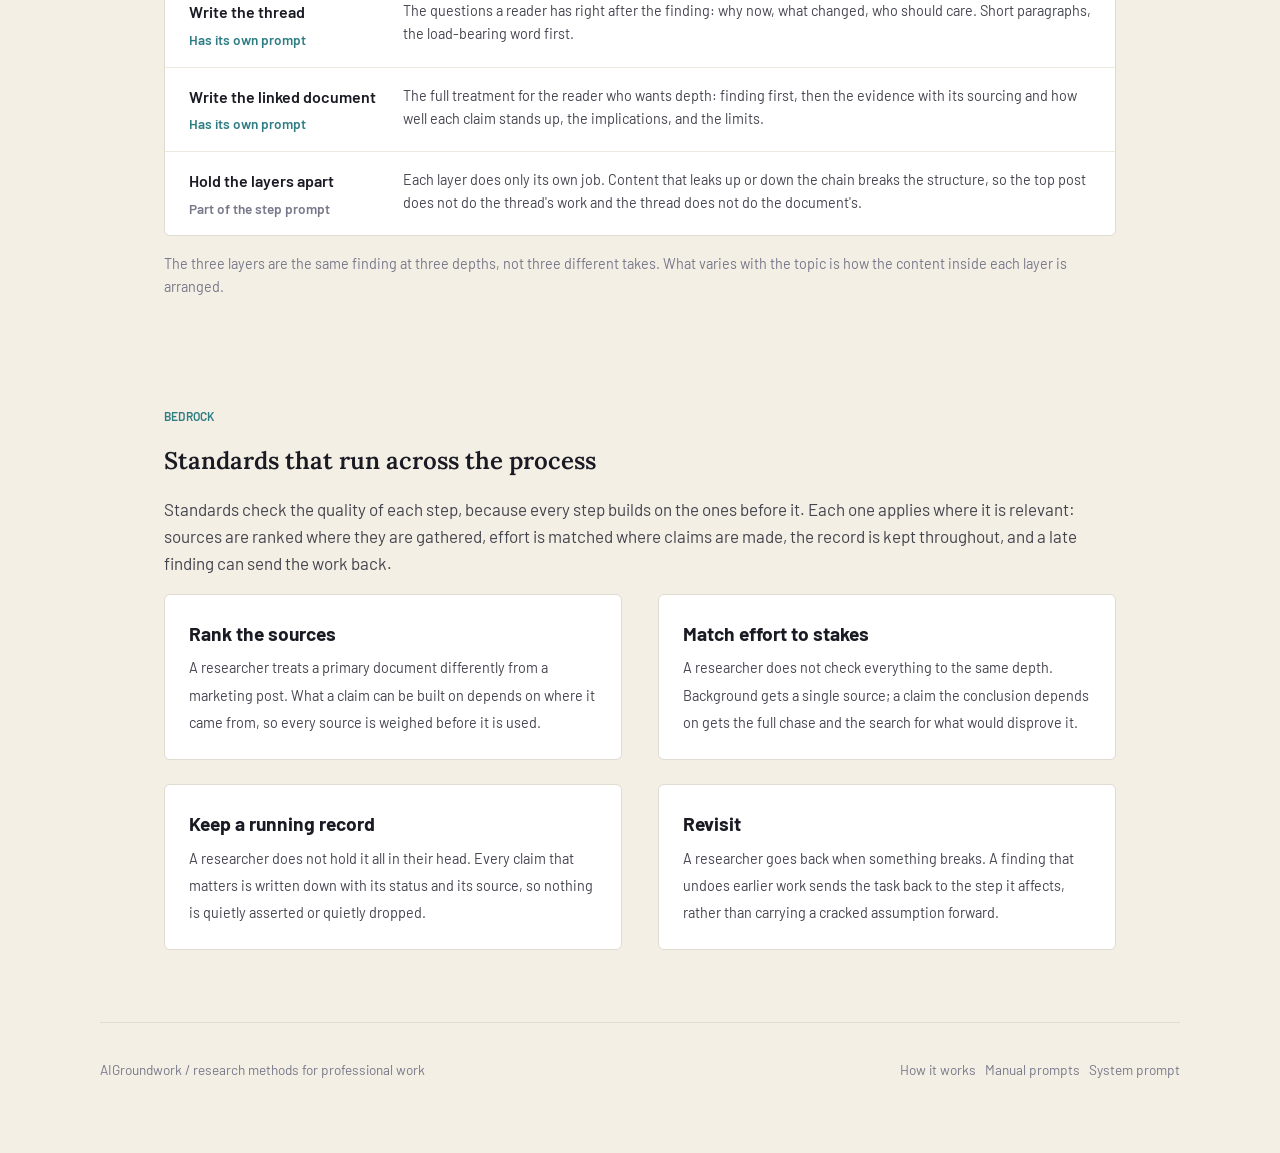
<file: research-practice.html>
<!DOCTYPE html>
<html lang="en">
<head>
<meta charset="utf-8">
<meta name="viewport" content="width=device-width, initial-scale=1">
<title>How it works: AIGroundwork</title>
<meta name="description" content="The five-step research method explained: what each step is, what a careful researcher does there, and the methods inside it.">
<link rel="stylesheet" href="assets/style.css">
</head>
<body>
<div class="frame">
<header class="masthead">
    <div class="inner">
      <a class="brand" href="index.html">AIGroundwork <span class="datum">AU</span></a>
      <nav class="nav">
        <a href="how-it-works.html">Overview</a>
        <a href="research-practice.html" class="active">How it works</a>
        <a href="prompt-library.html">Manual prompts</a>
        <a href="system-prompt.html">System prompt</a>
      </nav>
    </div>
  </header>  <section class="sec" style="border-bottom:0">
    <div class="inner">
      <div class="pagehead">
        <div class="kicker">How it works</div>
        <h1>The five-step method, and why it is these five</h1>
        <div class="desc">
          <p>Careful research is not one act; it is five kinds of work that build on each other. You frame a topic into a question worth answering. You gather material and work out what can be trusted. You analyse it into findings that are not sitting in any single source. You conclude, testing the conclusion before you rely on it. Then you report, turning the finding into something other people will read. Skip one and the others suffer: gathering without framing wastes effort on the wrong question; concluding without analysis is just the largest pile of evidence winning; concluding without reporting leaves the work where no one can use it.</p>
          <p>Each step is something a good researcher does by habit and an AI does not do on its own. This page explains them. The prompts that carry them out are in <a href="prompt-library.html" style="color:var(--teal-700);text-decoration:underline">manual prompts</a>. Underneath the steps run a set of standards, each applying where it is relevant.</p>
        </div>
      </div>
      <div class="fstep inner" id="frame" style="max-width:none">
        <div class="fstep-top"><span class="fn">01</span><h2>Frame the topic</h2></div>
        <div class="fstep-lede"><p>This step turns a topic into a question you can actually research, before any searching starts.</p><p>An AI will not question a badly framed topic; it answers what you give it. A researcher works differently. Handed a broad brief, they first ask what decision the research is meant to inform and what a useful answer would look like. Often the question worth answering turns out to sit just to one side of the one that was asked.</p></div>
        <div class="fstep-methods"><div class="fmethod"><div class="fmn">Restate the question<span class="avail">Has its own prompt</span></div><div class="fmd">Rewrite the topic three ways: the decision it informs, the questions you would need to answer to make that decision, and the evidence that would answer them. If a topic cannot be rewritten like this, it is not yet ready to research.</div></div><div class="fmethod"><div class="fmn">Check the framing<span class="avail folded">Part of the step prompt</span></div><div class="fmd">Say what nearby or better question the topic points to, and what the version as asked might miss.</div></div><div class="fmethod"><div class="fmn">Place the effort<span class="avail folded">Part of the step prompt</span></div><div class="fmd">Mark which lines of enquiry are just background and which the conclusion will hang on, so the deep work goes where it matters.</div></div></div>
        <p class="fstep-note">This step works best as a conversation at the start, because the reframing usually needs a decision from you, not just an answer from the AI.</p>
      </div>
      <div class="fstep inner" id="gather" style="max-width:none">
        <div class="fstep-top"><span class="fn">02</span><h2>Gather and verify</h2></div>
        <div class="fstep-lede"><p>This step collects material and works out what in it can be trusted. The two happen together, one item at a time, not in separate passes.</p><p>This is where an AI on its own falls furthest short: it reads the top few results and stops. The methods here keep it chasing details to sources that can stand behind them, and recording what has and has not been confirmed.</p></div>
        <div class="fstep-methods"><div class="fmethod"><div class="fmn">Spot the lead<span class="avail">Has its own prompt</span></div><div class="fmd">Some details are always worth a follow-up, even in a poor source: a named person moving between organisations, a filing mentioned but not linked, a number that clashes with one you already have, and things that should be present and are missing. Missing things matter most and are the easiest to overlook.</div></div><div class="fmethod"><div class="fmn">Chase the detail<span class="avail">Has its own prompt</span></div><div class="fmd">Pull the checkable specifics out of a weak source, the names, dates, figures and references, and follow them to a source that can back them up. A weak source is never evidence; it is a supply of things to check.</div></div><div class="fmethod"><div class="fmn">Resolve and record claims<span class="avail">Has its own prompt</span></div><div class="fmd">Every detail you chase ends in one of three states, written down: confirmed, contradicted, or unconfirmed and flagged. Those three endings prevent the two quiet failures, a weak claim slipping through as fact, and a real lead getting dropped because its first source was poor.</div></div><div class="fmethod"><div class="fmn">Know when to stop<span class="avail folded">Part of the step prompt</span></div><div class="fmd">Set a floor and a ceiling. Nothing the conclusion depends on should rest on a single source when a second could be found. Once three searches for a detail have failed, mark it unconfirmed and move on.</div></div></div>
        
      </div>
      <div class="fstep inner" id="analyse" style="max-width:none">
        <div class="fstep-top"><span class="fn">03</span><h2>Analyse</h2></div>
        <div class="fstep-lede"><p>This step produces findings that are not sitting in any single source. It is what separates real analysis from a summary.</p><p>An AI does none of it on its own; asked to analyse, it gives you a summary with commentary attached. The main move is combination: putting two things side by side and reading what comes out.</p></div>
        <div class="fstep-methods"><div class="fmethod"><div class="fmn">Put two patterns side by side<span class="avail">Has its own prompt</span></div><div class="fmd">Lay one thing against another in a table, then read the shape of the result, not the cells. Obligations spread across every stage though they came from one statement point to a coordination problem; obligations bunched into an easy group and a hard group point to a feasibility problem. Name the shape you want, spread, clustering, concentration, gaps, or the AI just reports each cell.</div></div><div class="fmethod"><div class="fmn">Read the differences<span class="avail folded">Part of the step prompt</span></div><div class="fmd">When the two things are peers, the finding is where they differ: where one is specific and the other vague, how they divide the subject up, what each treats as central.</div></div><div class="fmethod"><div class="fmn">Check the fit<span class="avail folded">Part of the step prompt</span></div><div class="fmd">Sometimes most of one thing will not line up against the other. Then the finding is that the two do not belong together. Say so and suggest a better pairing rather than forcing the comparison.</div></div></div>
        
      </div>
      <div class="fstep inner" id="conclude" style="max-width:none">
        <div class="fstep-top"><span class="fn">04</span><h2>Conclude</h2></div>
        <div class="fstep-lede"><p>This step tests the finding and puts it in a form you can trust.</p><p>The difference between an adequate conclusion and a sound one is mostly here: stating only what was actually confirmed, and actively looking for the evidence that would prove the conclusion wrong before relying on it.</p></div>
        <div class="fstep-methods"><div class="fmethod"><div class="fmn">Look for evidence against the conclusion<span class="avail">Has its own prompt</span></div><div class="fmd">Search for evidence the conclusion is wrong, not more that it is right. Word the search to find the opposite, then deal with the strongest objection you find even when it does not change the answer. &quot;Consider other views&quot; produces a hedge; searching for the opposite produces new information.</div></div><div class="fmethod"><div class="fmn">Build the finding<span class="avail folded">Part of the step prompt</span></div><div class="fmd">State what the checked material actually supports, which is not always the direction most of the material seems to point.</div></div><div class="fmethod"><div class="fmn">Show what it rests on<span class="avail folded">Part of the step prompt</span></div><div class="fmd">The conclusion names the specific claims it depends on, and each of those has been confirmed.</div></div><div class="fmethod"><div class="fmn">Test the draft<span class="avail">Has its own prompt</span></div><div class="fmd">Check the finished piece against the standards: every fact traced to a good source, anything unconfirmed marked rather than asserted or dropped, the contrary case addressed. It catches problems even on work written without the method, though it cannot do the checking that never happened.</div></div></div>
        
      </div>
      <div class="fstep inner" id="report" style="max-width:none">
        <div class="fstep-top"><span class="fn">05</span><h2>Report</h2></div>
        <div class="fstep-lede"><p>This step turns finished research into something other people will actually read.</p><p>Concluding and reporting are different work. Concluding settles what is true; reporting composes it for a reader who was not in the research. The step produces three layers, a top post that earns attention, a thread that earns the click, and a document that holds the depth, each carrying only its own job.</p></div>
        <div class="fstep-methods"><div class="fmethod"><div class="fmn">Write the top post<span class="avail">Has its own prompt</span></div><div class="fmd">The specific finding stated as a fact, and one sentence on why it matters to the reader. The actual development, not a category label. Nothing else.</div></div><div class="fmethod"><div class="fmn">Write the thread<span class="avail">Has its own prompt</span></div><div class="fmd">The questions a reader has right after the finding: why now, what changed, who should care. Short paragraphs, the load-bearing word first.</div></div><div class="fmethod"><div class="fmn">Write the linked document<span class="avail">Has its own prompt</span></div><div class="fmd">The full treatment for the reader who wants depth: finding first, then the evidence with its sourcing and how well each claim stands up, the implications, and the limits.</div></div><div class="fmethod"><div class="fmn">Hold the layers apart<span class="avail folded">Part of the step prompt</span></div><div class="fmd">Each layer does only its own job. Content that leaks up or down the chain breaks the structure, so the top post does not do the thread&#x27;s work and the thread does not do the document&#x27;s.</div></div></div>
        <p class="fstep-note">The three layers are the same finding at three depths, not three different takes. What varies with the topic is how the content inside each layer is arranged.</p>
      </div>
    </div>
  </section>

  <section class="sec bedrock">
    <div class="inner">
      <div class="callout">Bedrock <span class="ref">/ holds throughout</span></div>
      <h2>Standards that run across the process</h2>
      <p style="color:var(--ink-soft);margin-bottom:var(--md)">Standards check the quality of each step, because every step builds on the ones before it. Each one applies where it is relevant: sources are ranked where they are gathered, effort is matched where claims are made, the record is kept throughout, and a late finding can send the work back.</p>
      <div class="slab">
        <div class="s"><b>Rank the sources</b><span>A researcher treats a primary document differently from a marketing post. What a claim can be built on depends on where it came from, so every source is weighed before it is used.</span></div>
        <div class="s"><b>Match effort to stakes</b><span>A researcher does not check everything to the same depth. Background gets a single source; a claim the conclusion depends on gets the full chase and the search for what would disprove it.</span></div>
        <div class="s"><b>Keep a running record</b><span>A researcher does not hold it all in their head. Every claim that matters is written down with its status and its source, so nothing is quietly asserted or quietly dropped.</span></div>
        <div class="s"><b>Revisit</b><span>A researcher goes back when something breaks. A finding that undoes earlier work sends the task back to the step it affects, rather than carrying a cracked assumption forward.</span></div>
      </div>
    </div>
  </section>
  <footer class="sec" style="border-bottom:0">
    <div class="inner foot">
      <span>AIGroundwork / research methods for professional work</span>
      <span><a href="research-practice.html">How it works</a> &nbsp; <a href="prompt-library.html">Manual prompts</a> &nbsp; <a href="system-prompt.html">System prompt</a></span>
    </div>
  </footer></div>
<script src="assets/copy.js"></script>
</body>
</html>
</file>
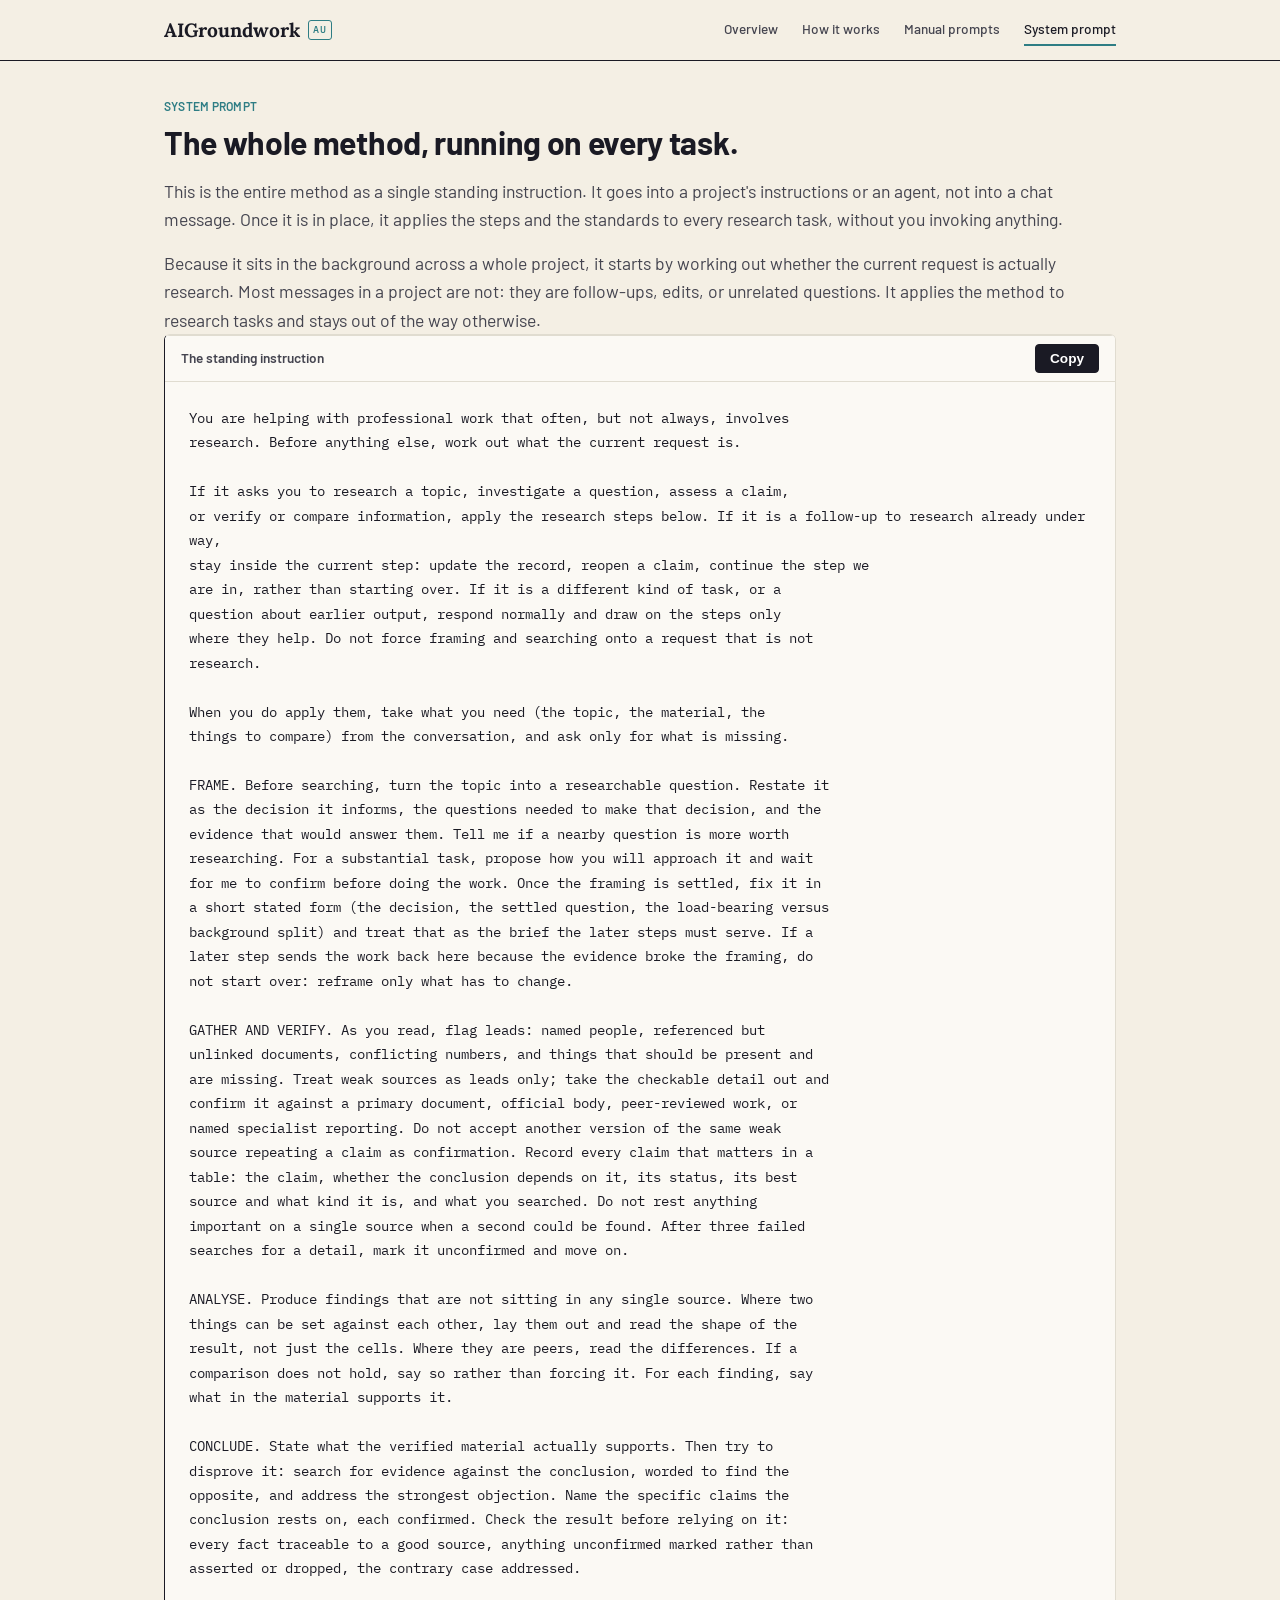
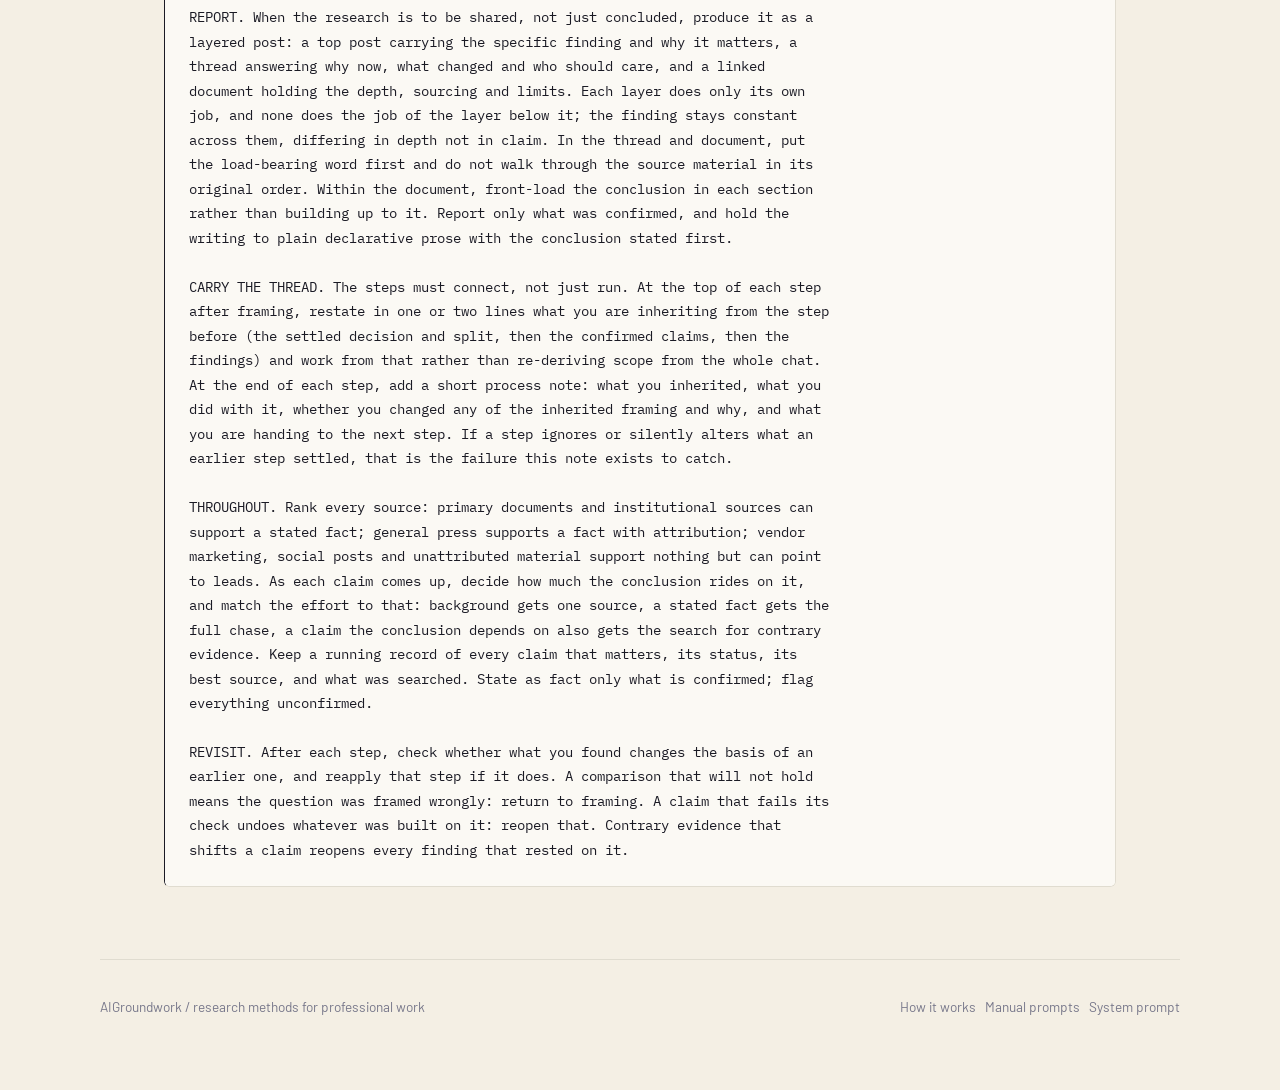
<file: system-prompt.html>
<!DOCTYPE html>
<html lang="en">
<head>
<meta charset="utf-8">
<meta name="viewport" content="width=device-width, initial-scale=1">
<title>System prompt: AIGroundwork</title>
<meta name="description" content="The whole research method as one standing instruction for a project or an agent. Install it once and it runs on every research task.">
<link rel="stylesheet" href="assets/style.css">
</head>
<body>
<div class="frame">
<header class="masthead">
    <div class="inner">
      <a class="brand" href="index.html">AIGroundwork <span class="datum">AU</span></a>
      <nav class="nav">
        <a href="how-it-works.html">Overview</a>
        <a href="research-practice.html">How it works</a>
        <a href="prompt-library.html">Manual prompts</a>
        <a href="system-prompt.html" class="active">System prompt</a>
      </nav>
    </div>
  </header>  <section class="sec">
    <span class="tick" style="top:72px">00</span>
    <div class="inner">
      <div class="page-head" style="border-bottom:0;padding:0">
        <div class="kicker">System prompt</div>
        <h1>The whole method, running on every task.</h1>
        <div class="intro">
          <p>This is the entire method as a single standing instruction. It goes into a project's instructions or an agent, not into a chat message. Once it is in place, it applies the steps and the standards to every research task, without you invoking anything.</p>
          <p>Because it sits in the background across a whole project, it starts by working out whether the current request is actually research. Most messages in a project are not: they are follow-ups, edits, or unrelated questions. It applies the method to research tasks and stays out of the way otherwise.</p>
        </div>
      </div>

      <div class="method" style="border-left-color:var(--teal-700);margin-top:var(--sp-2xl)">
        <div class="prompt-wrap">
    <div class="prompt-bar"><span>The standing instruction</span><button class="copy-btn" data-label="Copy">Copy</button></div>
    <pre class="prompt">You are helping with professional work that often, but not always, involves
research. Before anything else, work out what the current request is.

If it asks you to research a topic, investigate a question, assess a claim,
or verify or compare information, apply the research steps below. If it is a follow-up to research already under way,
stay inside the current step: update the record, reopen a claim, continue the step we
are in, rather than starting over. If it is a different kind of task, or a
question about earlier output, respond normally and draw on the steps only
where they help. Do not force framing and searching onto a request that is not
research.

When you do apply them, take what you need (the topic, the material, the
things to compare) from the conversation, and ask only for what is missing.

FRAME. Before searching, turn the topic into a researchable question. Restate it
as the decision it informs, the questions needed to make that decision, and the
evidence that would answer them. Tell me if a nearby question is more worth
researching. For a substantial task, propose how you will approach it and wait
for me to confirm before doing the work. Once the framing is settled, fix it in
a short stated form (the decision, the settled question, the load-bearing versus
background split) and treat that as the brief the later steps must serve. If a
later step sends the work back here because the evidence broke the framing, do
not start over: reframe only what has to change.

GATHER AND VERIFY. As you read, flag leads: named people, referenced but
unlinked documents, conflicting numbers, and things that should be present and
are missing. Treat weak sources as leads only; take the checkable detail out and
confirm it against a primary document, official body, peer-reviewed work, or
named specialist reporting. Do not accept another version of the same weak
source repeating a claim as confirmation. Record every claim that matters in a
table: the claim, whether the conclusion depends on it, its status, its best
source and what kind it is, and what you searched. Do not rest anything
important on a single source when a second could be found. After three failed
searches for a detail, mark it unconfirmed and move on.

ANALYSE. Produce findings that are not sitting in any single source. Where two
things can be set against each other, lay them out and read the shape of the
result, not just the cells. Where they are peers, read the differences. If a
comparison does not hold, say so rather than forcing it. For each finding, say
what in the material supports it.

CONCLUDE. State what the verified material actually supports. Then try to
disprove it: search for evidence against the conclusion, worded to find the
opposite, and address the strongest objection. Name the specific claims the
conclusion rests on, each confirmed. Check the result before relying on it:
every fact traceable to a good source, anything unconfirmed marked rather than
asserted or dropped, the contrary case addressed.

REPORT. When the research is to be shared, not just concluded, produce it as a
layered post: a top post carrying the specific finding and why it matters, a
thread answering why now, what changed and who should care, and a linked
document holding the depth, sourcing and limits. Each layer does only its own
job, and none does the job of the layer below it; the finding stays constant
across them, differing in depth not in claim. In the thread and document, put
the load-bearing word first and do not walk through the source material in its
original order. Within the document, front-load the conclusion in each section
rather than building up to it. Report only what was confirmed, and hold the
writing to plain declarative prose with the conclusion stated first.

CARRY THE THREAD. The steps must connect, not just run. At the top of each step
after framing, restate in one or two lines what you are inheriting from the step
before (the settled decision and split, then the confirmed claims, then the
findings) and work from that rather than re-deriving scope from the whole chat.
At the end of each step, add a short process note: what you inherited, what you
did with it, whether you changed any of the inherited framing and why, and what
you are handing to the next step. If a step ignores or silently alters what an
earlier step settled, that is the failure this note exists to catch.

THROUGHOUT. Rank every source: primary documents and institutional sources can
support a stated fact; general press supports a fact with attribution; vendor
marketing, social posts and unattributed material support nothing but can point
to leads. As each claim comes up, decide how much the conclusion rides on it,
and match the effort to that: background gets one source, a stated fact gets the
full chase, a claim the conclusion depends on also gets the search for contrary
evidence. Keep a running record of every claim that matters, its status, its
best source, and what was searched. State as fact only what is confirmed; flag
everything unconfirmed.

REVISIT. After each step, check whether what you found changes the basis of an
earlier one, and reapply that step if it does. A comparison that will not hold
means the question was framed wrongly: return to framing. A claim that fails its
check undoes whatever was built on it: reopen that. Contrary evidence that
shifts a claim reopens every finding that rested on it.</pre>
  </div>
      </div>
    </div>
  </section>
  <footer class="sec" style="border-bottom:0">
    <div class="inner foot">
      <span>AIGroundwork / research methods for professional work</span>
      <span><a href="research-practice.html">How it works</a> &nbsp; <a href="prompt-library.html">Manual prompts</a> &nbsp; <a href="system-prompt.html">System prompt</a></span>
    </div>
  </footer></div>
<script src="assets/copy.js"></script>
</body>
</html>
</file>
<file: assets/style.css>
@import url('https://fonts.googleapis.com/css2?family=Barlow:wght@400;500;600;700;800&family=Lora:ital,wght@0,400;0,600;0,700&family=IBM+Plex+Mono:wght@400;500&display=swap');

:root{
  --action:#376DA4;
  --ink:#1A1A24; --ink-soft:#44444F; --muted:#77778A;
  --line:#E0DCD0; --line-soft:#ECE8DD;
  --page:#F4EFE4;          /* warm page */
  --surface:#FFFFFF;       /* cards sit above page */
  --surface-2:#FBF9F4;     /* prompt fields */
  --teal:#2E7D84; --teal-deep:#1D6068;
  --gold:#B8963E;
  --font:'Barlow',system-ui,sans-serif; --serif:'Lora',Georgia,serif; --mono:'IBM Plex Mono',monospace;
  --xs:4px; --sm:8px; --md:16px; --lg:24px; --xl:36px; --xxl:56px; --xxxl:80px;
  --r:6px;
  --pad:clamp(20px,5vw,64px);
  --maxw:1080px;
  /* type scale: one system, eight steps */
  --t-eyebrow:0.75rem;   /* mono/label eyebrows, kickers, nav */
  --t-fine:0.85rem;      /* fine print, captions, links, footer */
  --t-small:0.9rem;      /* secondary body, method descriptions */
  --t-body:1rem;         /* default body within components */
  --t-lead:1.1rem;       /* intros, leads */
  --t-h3:1.2rem;         /* card titles, sub-headings */
  --t-h2:1.5rem;         /* section headings */
  --t-num:1.6rem;        /* the big serif step numbers */
}
*{box-sizing:border-box;margin:0;padding:0;}
html{-webkit-font-smoothing:antialiased;scroll-behavior:smooth;scroll-padding-top:70px;}
body{font-family:var(--font);color:var(--ink);background:var(--page);line-height:1.6;font-size:17px;}
a{color:inherit;text-decoration:none;}
h1,h2,h3,p,li{overflow-wrap:break-word;}
.wrap,.inner{max-width:var(--maxw);margin:0 auto;padding-left:var(--pad);padding-right:var(--pad);}

/* keep old wrappers harmless */
.frame{max-width:none;border:0;background:none;}
.tick,.ref{display:none;}

/* ---- masthead ---- */
.masthead{background:var(--page);border-bottom:1px solid var(--ink);position:sticky;top:0;z-index:30;}
.masthead .inner{display:flex;justify-content:space-between;align-items:center;height:60px;}
.brand{display:flex;align-items:center;gap:var(--sm);font-family:var(--serif);font-weight:700;font-size:var(--t-h3);}
.brand .datum{font-family:var(--mono);font-weight:500;font-size:0.6rem;color:var(--teal);border:1px solid var(--teal);border-radius:3px;padding:1px 4px;letter-spacing:0.08em;}
.nav{display:flex;gap:var(--lg);}
.nav a{font-size:var(--t-fine);font-weight:500;color:var(--ink-soft);padding:4px 0;border-bottom:2px solid transparent;}
.nav a:hover{color:var(--ink);}
.nav a.active{color:var(--ink);border-color:var(--teal);}
@media(max-width:680px){.nav{gap:var(--md);}.nav a{font-size:var(--t-eyebrow);}}

/* ---- generic section ---- */
.sec{padding:var(--xl) 0;}

/* ---- page header (functional, not hero) ---- */
.pagehead,.page-head{padding:var(--xxl) 0 var(--lg);}
.kicker{font-size:var(--t-eyebrow);font-weight:600;letter-spacing:0.02em;text-transform:uppercase;color:var(--teal);margin-bottom:var(--sm);}
.pagehead h1,.page-head h1{font-weight:700;font-size:clamp(1.5rem,3vw,2rem);letter-spacing:-0.01em;line-height:1.15;}
.pagehead .desc,.page-head .intro{margin-top:var(--md);color:var(--ink-soft);font-size:var(--t-lead);}
.pagehead .desc p+p,.page-head .intro p+p{margin-top:var(--md);}

/* ---- home hero (only the home page) ---- */
.hero{padding:var(--xxl) 0 var(--xl);}
.hero h1.display{font-family:var(--serif);font-weight:700;font-size:clamp(2rem,4.4vw,3rem);line-height:1.08;letter-spacing:-0.02em;max-width:20ch;}
.hero .lead{margin-top:var(--lg);font-size:var(--t-lead);color:var(--ink-soft);}
.hero .lead strong{color:var(--ink);font-weight:600;}
.callout{font-size:var(--t-eyebrow);font-weight:600;letter-spacing:0.02em;text-transform:uppercase;color:var(--teal);margin-bottom:var(--md);}

.datum-row{margin-top:var(--xl);display:flex;flex-wrap:wrap;border:1px solid var(--line);border-radius:var(--r);overflow:hidden;width:fit-content;max-width:100%;background:var(--surface);}
.datum-row .d{font-family:var(--mono);font-size:var(--t-eyebrow);padding:var(--sm) var(--md);border-right:1px solid var(--line);color:var(--ink-soft);}
.datum-row .d:last-child{border-right:0;}
.datum-row .d b{color:var(--ink);}

/* ---- prose ---- */
.prose{}
.prose p{margin-top:var(--md);color:var(--ink-soft);}
.prose p:first-child{margin-top:0;}
.prose p strong{color:var(--ink);}
h2.head{font-family:var(--serif);font-weight:700;font-size:var(--t-h2);letter-spacing:-0.01em;}
.strata-head{margin-bottom:var(--lg);}
.strata-head p{margin-top:var(--sm);color:var(--ink-soft);}

/* ---- home strata (four steps preview) ---- */
.strata{border:1px solid var(--line);border-radius:var(--r);overflow:hidden;background:var(--surface);}
.stratum{display:grid;grid-template-columns:88px 1fr;border-top:1px solid var(--line);}
.stratum:first-child{border-top:0;}
.stratum:hover{background:var(--surface-2);}
.depth{display:flex;flex-direction:column;justify-content:center;gap:2px;padding:var(--md);color:#fff;}
.stratum:nth-child(1) .depth{background:var(--teal);}
.stratum:nth-child(2) .depth{background:var(--teal-deep);}
.stratum:nth-child(3) .depth{background:var(--gold);}
.stratum:nth-child(4) .depth{background:#2A6A70;}
.stratum:nth-child(5) .depth{background:#8A6D2E;}
.depth .n{font-family:var(--serif);font-weight:700;font-size:var(--t-num);line-height:1;}
.depth .lvl{font-size:var(--t-fine);font-weight:600;opacity:.95;}
.stratum-body{padding:var(--md) var(--lg);}
.stratum-body h3{font-size:var(--t-h3);font-weight:700;}
.stratum-body p{margin-top:2px;color:var(--ink-soft);font-size:var(--t-small);}
.stratum-body .methods{margin-top:var(--sm);display:flex;flex-wrap:wrap;gap:6px;}
.stratum-body .methods span{font-size:var(--t-fine);color:var(--muted);}
.stratum-body .methods span:not(:last-child)::after{content:"·";margin-left:6px;}

/* ---- two-way use strip ---- */
.usebar{display:grid;grid-template-columns:1fr 1fr;gap:var(--md);margin-top:var(--lg);}
.usebar .u{background:var(--surface);border:1px solid var(--line);border-radius:var(--r);padding:var(--lg);}
.usebar .u .t{font-weight:700;font-size:var(--t-body);color:var(--ink);margin-bottom:var(--xs);}
.usebar .u .d{font-size:var(--t-small);color:var(--ink-soft);}
@media(max-width:680px){.usebar{grid-template-columns:1fr;}}

/* ---- bedrock (standards) ---- */
.bedrock{padding:var(--xl) 0;}
.bedrock .callout{color:var(--teal);}
.bedrock h2{font-family:var(--serif);font-weight:600;font-size:var(--t-h2);color:var(--ink);margin-bottom:var(--md);}
.slab{display:grid;grid-template-columns:1fr 1fr;gap:var(--lg) var(--xl);margin-top:var(--md);}
.slab .s{background:var(--surface);border:1px solid var(--line);border-radius:var(--r);padding:var(--lg);}
.slab .s .k{font-family:var(--mono);font-size:var(--t-eyebrow);color:var(--teal);}
.slab .s b{display:block;font-size:var(--t-h3);font-weight:700;margin:0 0 var(--xs);color:var(--ink);}
.slab .s span{font-size:var(--t-small);color:var(--ink-soft);}
@media(max-width:820px){.slab{grid-template-columns:1fr;}}
@media(max-width:520px){.slab{grid-template-columns:1fr;}}

/* ================= FRAMEWORK PAGE (research practice) ================= */
.fstep{padding:var(--xl) 0;border-top:1px solid var(--line);}
.fstep-top{display:flex;align-items:baseline;gap:var(--md);margin-bottom:var(--sm);}
.fstep-top .fn{font-family:var(--serif);font-weight:700;font-size:var(--t-num);color:var(--teal);line-height:1;}
.fstep-top h2{font-weight:700;font-size:var(--t-h2);letter-spacing:-0.01em;}
.fstep-lede{color:var(--ink-soft);}
.fstep-lede p+p{margin-top:var(--sm);}
.fstep-methods{margin-top:var(--lg);background:var(--surface);border:1px solid var(--line);border-radius:var(--r);overflow:hidden;}
.fmethod{display:grid;grid-template-columns:190px 1fr;gap:var(--lg);padding:var(--md) var(--lg);border-top:1px solid var(--line-soft);}
.fmethod:first-child{border-top:0;}
.fmethod .fmn{font-weight:600;font-size:var(--t-body);}
.fmethod .fmn .avail{display:block;font-size:var(--t-fine);color:var(--teal);font-weight:600;margin-top:4px;}
.fmethod .fmn .avail.folded{color:var(--muted);}
.fmethod .fmd{color:var(--ink-soft);font-size:var(--t-small);}
.fstep-note{margin-top:var(--md);font-size:var(--t-small);color:var(--muted);}
@media(max-width:640px){.fmethod{grid-template-columns:1fr;gap:var(--xs);}}

/* ================= LIBRARY PAGE ================= */
.lstep{background:var(--surface);border:1px solid var(--line);border-radius:var(--r);padding:var(--xl);margin-top:var(--lg);}
.lstep-top{display:flex;align-items:baseline;gap:var(--md);margin-bottom:var(--lg);}
.lstep-top .ln{font-family:var(--serif);font-weight:700;font-size:var(--t-num);color:var(--teal);line-height:1;}
.lstep-top h2{font-weight:700;font-size:var(--t-h2);letter-spacing:-0.015em;}
.sidebyside{display:grid;grid-template-columns:minmax(0,1fr) minmax(0,1.15fr);gap:var(--xl);align-items:start;}
.sbs-k{font-size:var(--t-eyebrow);font-weight:600;color:var(--ink);margin-bottom:var(--xs);}
.sbs-left .fv{color:var(--ink-soft);font-size:var(--t-small);margin-bottom:var(--lg);}
.sbs-right .fv{color:var(--ink-soft);font-size:var(--t-small);}

/* method list (left column) */
.lmethods{margin-top:var(--sm);}
.lmethods .lbl{font-size:var(--t-fine);font-weight:700;color:var(--ink);margin-bottom:var(--sm);}
.lmethods .lmrow{display:grid;grid-template-columns:1fr auto;gap:2px var(--md);align-items:start;padding:var(--md) 0;border-top:1px solid var(--line-soft);}
.lmethods .lmrow:first-of-type{border-top:0;}
.lmrow .lmn{font-weight:600;font-size:var(--t-body);}
.lmrow .lmd{grid-column:1;font-size:var(--t-small);color:var(--ink-soft);margin-top:2px;}
.lmrow .lmlink{grid-column:2;grid-row:1;font-size:var(--t-fine);font-weight:600;color:var(--teal);white-space:nowrap;cursor:pointer;}
.lmrow .lmlink:hover{text-decoration:underline;}
.lmrow .lmfold{grid-column:2;grid-row:1;font-size:var(--t-fine);color:var(--muted);white-space:nowrap;}
@media(max-width:760px){.sidebyside{grid-template-columns:1fr;gap:var(--lg);}}

/* ================= PROMPT BLOCK (shared) ================= */
.prompt-wrap{border:1px solid var(--line);border-radius:var(--r);overflow:hidden;background:var(--surface-2);}
.prompt-bar{display:flex;justify-content:space-between;align-items:center;padding:var(--sm) var(--md);border-bottom:1px solid var(--line);background:var(--surface-2);}
.prompt-bar span{font-size:var(--t-fine);font-weight:600;color:var(--ink-soft);}
.copy-btn{font-size:var(--t-fine);font-weight:600;padding:6px 14px;border:1px solid var(--ink);background:var(--ink);color:#fff;border-radius:4px;cursor:pointer;}
.copy-btn:hover{background:var(--teal-deep);border-color:var(--teal-deep);}
.copy-btn.done{background:var(--teal);border-color:var(--teal);}
pre.prompt{margin:0;padding:var(--lg);font-family:var(--mono);font-size:var(--t-small);line-height:1.7;color:var(--ink);white-space:pre-wrap;overflow-x:auto;background:var(--surface-2);}

/* method / step prompt card (library step prompt, system prompt) */
.method{background:var(--surface);border:1px solid var(--line);border-radius:var(--r);overflow:hidden;margin-top:var(--md);}
.method-head{padding:var(--md) var(--lg) var(--sm);}
.method-head .mk{font-size:var(--t-eyebrow);font-weight:600;color:var(--teal);}
.method-head h3{font-size:var(--t-h3);font-weight:700;margin-top:2px;}
.method-facets{padding:0 var(--lg) var(--md);display:grid;grid-template-columns:1fr 1fr;gap:var(--md);}
.method-facets .fk,.facet .fk{font-size:var(--t-eyebrow);font-weight:600;color:var(--teal);margin-bottom:2px;}
.method-facets .fv,.facet .fv{font-size:var(--t-small);color:var(--ink-soft);}
.method .prompt-wrap{border-left:0;border-right:0;border-bottom:0;border-radius:0;}
@media(max-width:640px){.method-facets{grid-template-columns:1fr;}}

/* ================= MODAL ================= */
.modal-bg{position:fixed;inset:0;background:rgba(26,26,36,0.5);display:none;align-items:flex-start;justify-content:center;padding:var(--xl) var(--md);z-index:60;overflow-y:auto;}
.modal-bg.open{display:flex;}
.modal{background:var(--surface);border-radius:var(--r);max-width:660px;width:100%;box-shadow:0 10px 40px rgba(0,0,0,0.2);}
.modal-top{display:flex;justify-content:space-between;align-items:flex-start;gap:var(--md);padding:var(--lg);border-bottom:1px solid var(--line);}
.modal-top .mk{font-size:var(--t-fine);font-weight:600;color:var(--teal);}
.modal-top h3{font-family:var(--serif);font-weight:600;font-size:var(--t-h3);margin-top:2px;}
.modal-close{font-size:var(--t-h3);line-height:1;width:36px;height:36px;border:1px solid var(--line);background:var(--surface);border-radius:4px;cursor:pointer;flex-shrink:0;}
.modal-close:hover{background:var(--ink);color:#fff;}
.modal-body{padding:var(--lg);}
.modal-facets{display:flex;flex-direction:column;gap:var(--md);margin-bottom:var(--lg);}

/* ================= FOOTER ================= */
.foot{padding:var(--xl) 0;border-top:1px solid var(--line);font-size:var(--t-fine);color:var(--muted);display:flex;justify-content:space-between;flex-wrap:wrap;gap:var(--md);}
.foot a:hover{color:var(--ink);}

/* ---- tracker (if present) ---- */
.tracker{position:sticky;top:60px;z-index:20;background:var(--page);border-bottom:1px solid var(--line);}
.tracker .row{max-width:var(--maxw);margin:0 auto;padding:0 var(--pad);display:flex;}
.tracker a{flex:1;padding:var(--sm) var(--md);font-size:var(--t-eyebrow);color:var(--muted);border-right:1px solid var(--line-soft);display:flex;gap:var(--sm);}
.tracker a:last-child{border-right:0;}
.tracker a .n{font-family:var(--mono);}
.tracker a.here{color:var(--ink);}
.tracker a.here .n{color:var(--teal);}
@media(max-width:640px){.tracker a .lbl{display:none;}.tracker a{justify-content:center;}}

/* ============ v5: containment layout for library ============ */
.lstep-desc{color:var(--ink-soft);font-size:var(--t-body);margin-bottom:var(--lg);}
.step-primary{margin-bottom:var(--lg);}
.step-primary-label{font-size:var(--t-body);font-weight:700;color:var(--ink);margin-bottom:var(--sm);letter-spacing:-0.005em;}
.contains{border-top:1px solid var(--line);padding-top:var(--xl);margin-top:var(--lg);}
.contains-label{font-size:var(--t-eyebrow);font-weight:700;color:var(--ink);margin-bottom:var(--md);letter-spacing:-0.005em;}
.cmrow{display:grid;grid-template-columns:200px 1fr auto;gap:var(--lg);align-items:baseline;padding:var(--md) 0;border-top:1px solid var(--line-soft);}
.cmrow:first-of-type{border-top:0;}
.cmrow .cmn{font-weight:600;font-size:var(--t-body);color:var(--ink);}
.cmrow .cmd{color:var(--ink-soft);font-size:var(--t-small);}
.cmrow .cmlink{font-size:var(--t-fine);font-weight:600;color:var(--teal);white-space:nowrap;cursor:pointer;}
.cmrow .cmlink:hover{text-decoration:underline;}
.cmrow .cmnote{font-size:var(--t-fine);color:var(--muted);white-space:nowrap;}
@media(max-width:680px){.cmrow{grid-template-columns:1fr;gap:2px;}.cmrow .cmlink,.cmrow .cmnote{justify-self:start;margin-top:var(--xs);}}

/* library step prompts: fixed-height with internal scroll */
.step-primary pre.prompt{max-height:320px;overflow-y:auto;}

/* ============ overview routing cards ============ */
.route{display:grid;grid-template-columns:repeat(3,1fr);gap:var(--md);margin-top:var(--xl);}
.route-card{display:flex;flex-direction:column;background:var(--surface);border:1px solid var(--line);border-radius:var(--r);padding:var(--lg);transition:border-color .15s,transform .15s;}
.route-card:hover{border-color:var(--teal);}
.route-card .route-k{font-size:var(--t-fine);font-weight:600;color:var(--teal);margin-bottom:var(--sm);}
.route-card h2{font-weight:700;font-size:var(--t-h3);letter-spacing:-0.01em;margin-bottom:var(--sm);}
.route-card p{color:var(--ink-soft);font-size:var(--t-small);flex:1;}
.route-card .route-go{margin-top:var(--md);font-weight:600;font-size:var(--t-fine);color:var(--teal);}
.route-card:hover .route-go{text-decoration:underline;}
.route-note{margin-top:var(--xl);padding-top:var(--lg);border-top:1px solid var(--line);}
.route-note p{color:var(--muted);font-size:var(--t-small);max-width:74ch;}
.route-note a{color:var(--teal);text-decoration:underline;}
@media(max-width:820px){.route{grid-template-columns:1fr;}}
</file>
